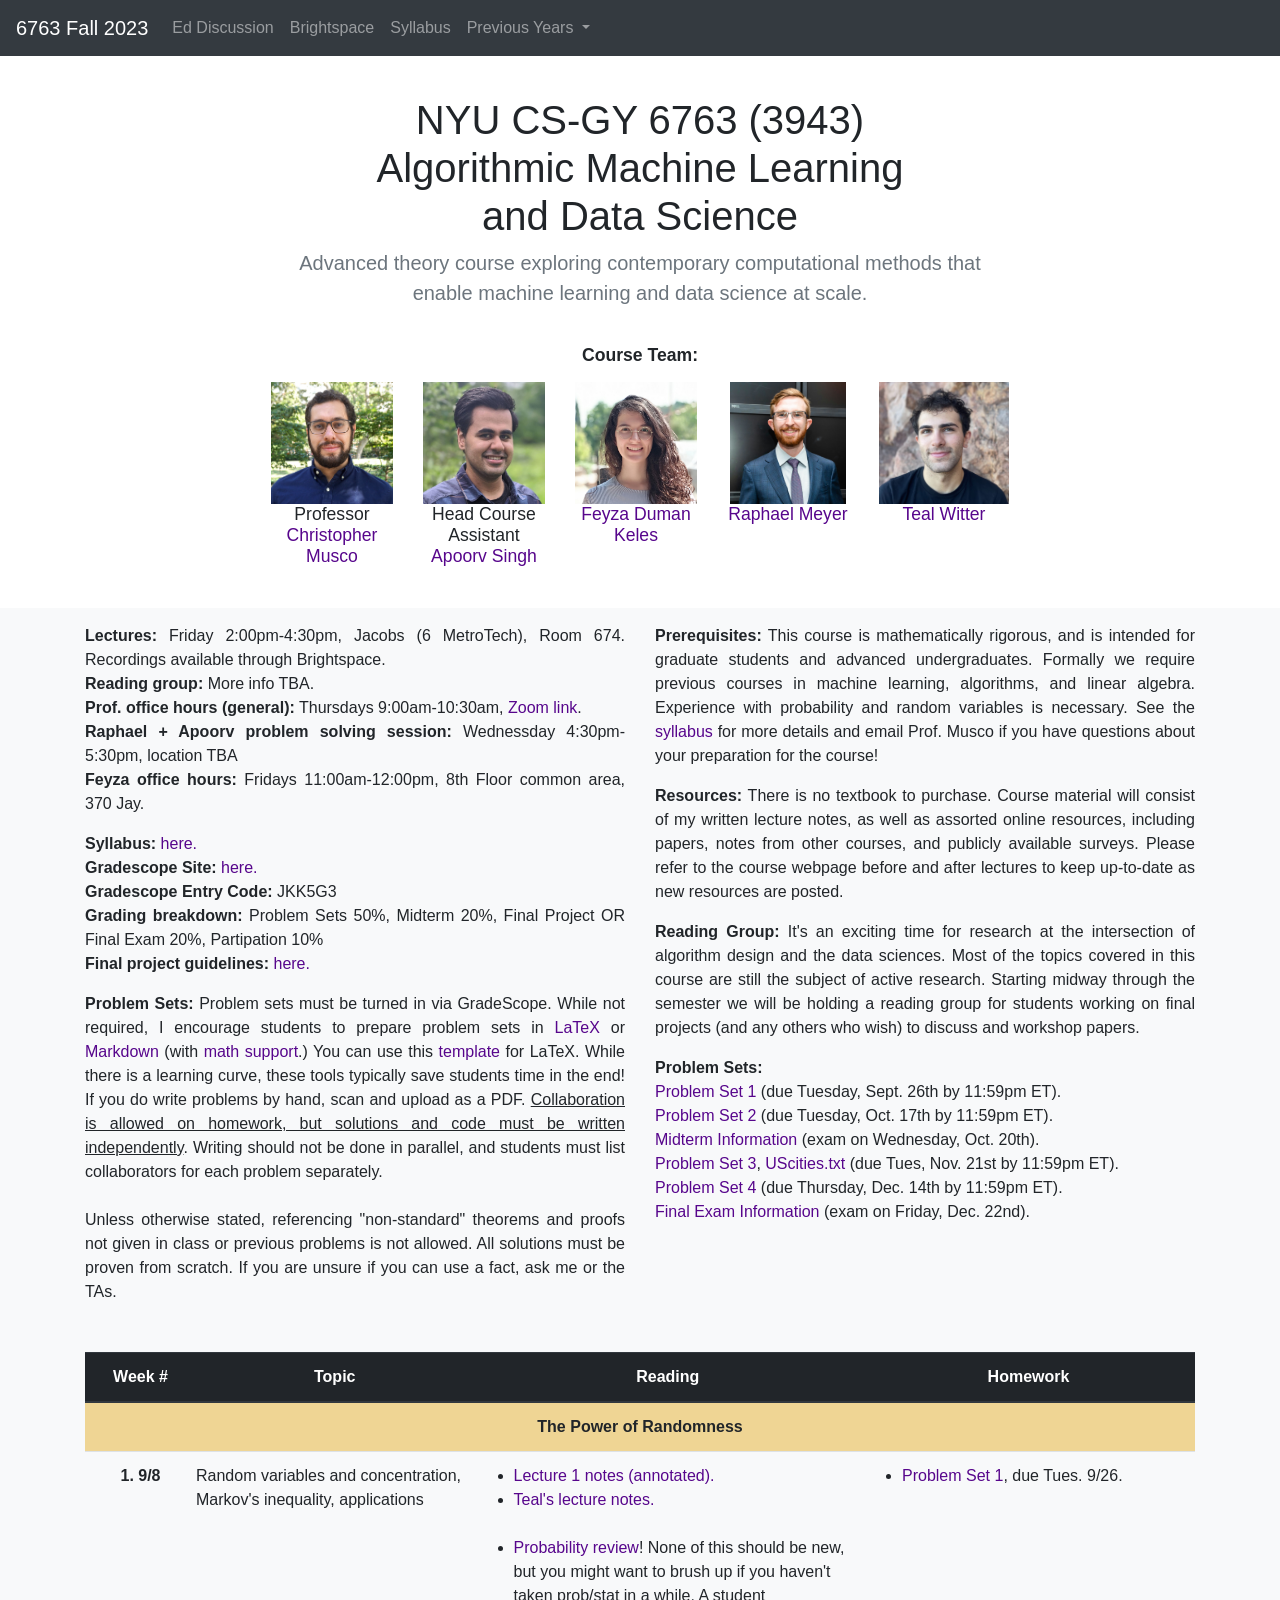
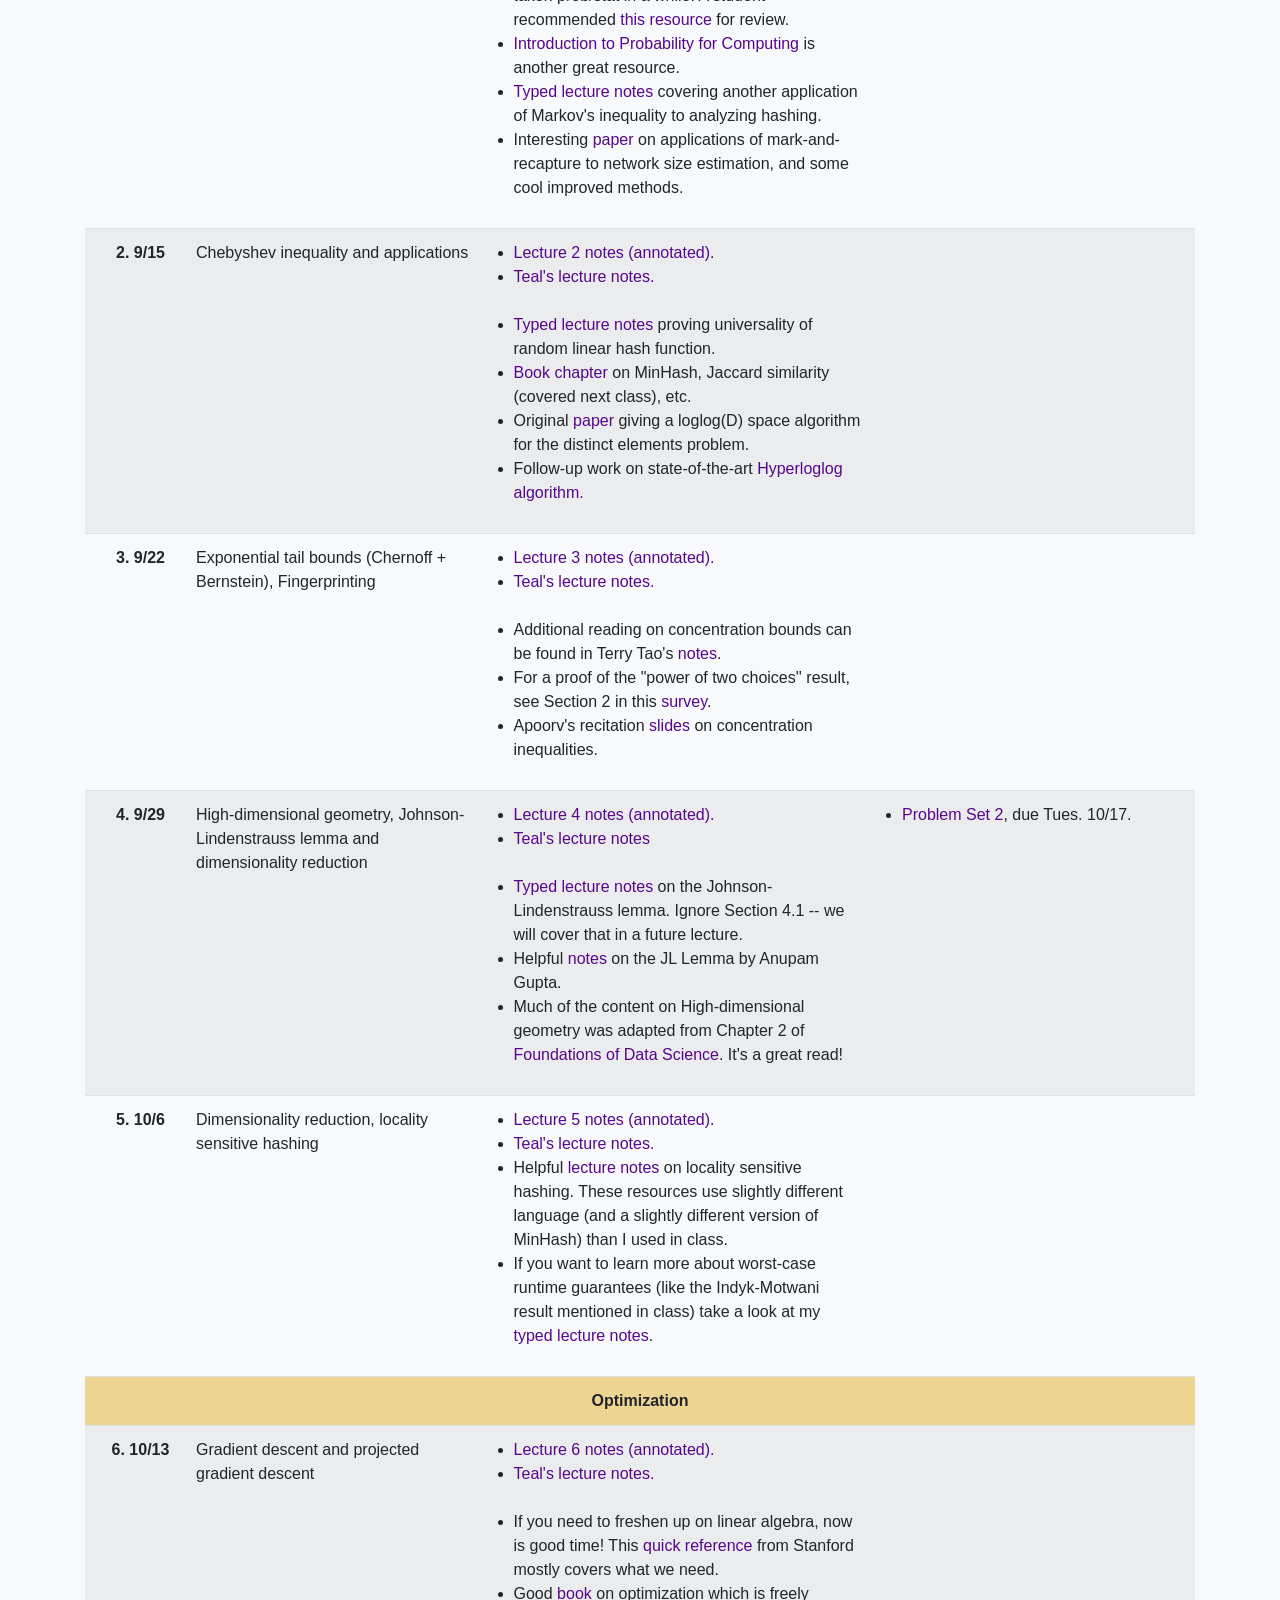
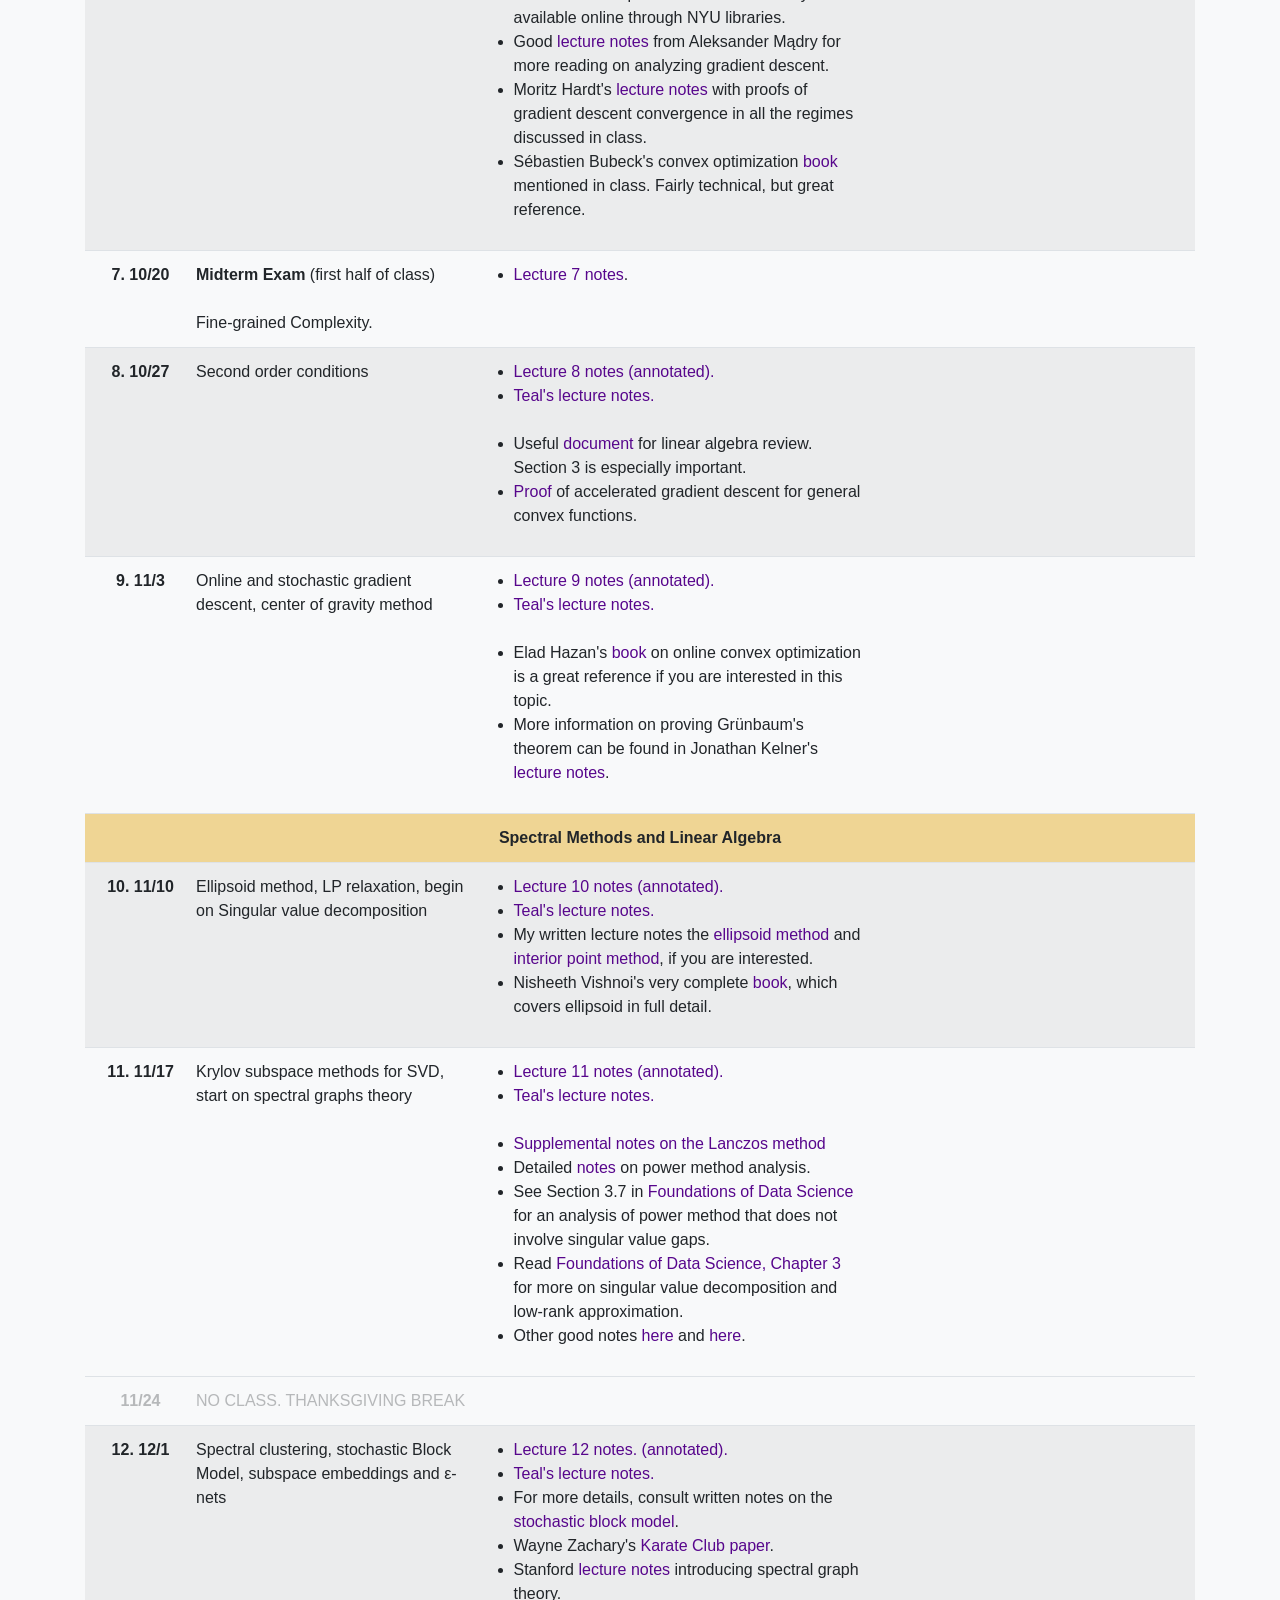
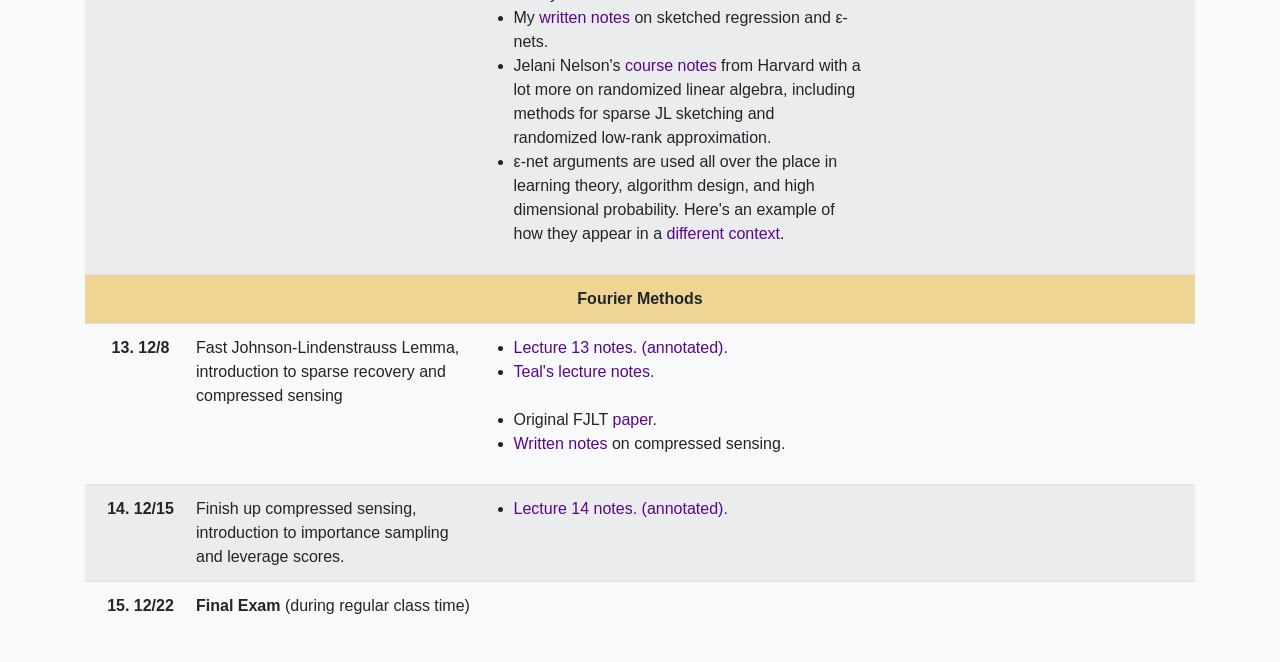
<file: amlds2023/index.html>
<!doctype html>
<html lang="en">

<head>
    <!-- Required meta tags -->
    <meta charset="utf-8">
    <meta name="viewport" content="width=device-width, initial-scale=1, shrink-to-fit=no">

    <!-- Bootstrap CSS -->
    <link rel="stylesheet" href="css/bootstrap.min.css">
    <!-- Custom styles -->
    <link href="style.css" rel="stylesheet">
    <link rel="icon" href="favicon.ico">
    <base target="_blank">

    <title>6763 (3943) Fall 2023</title>
</head>

<body>

    <nav class="navbar navbar-expand-md navbar-dark fixed-top bg-dark">
        <a class="navbar-brand" href="#">6763 Fall 2023</a>
        <button class="navbar-toggler" type="button" data-toggle="collapse" data-target="#navbarsExampleDefault"
            aria-controls="navbarsExampleDefault" aria-expanded="false" aria-label="Toggle navigation">
            <span class="navbar-toggler-icon"></span>
        </button>

        <div class="collapse navbar-collapse" id="navbarsExampleDefault">
            <ul class="navbar-nav mr-auto">
                <li class="nav-item">
                    <a class="nav-link" href="https://edstem.org/us/courses/46926/discussion/">Ed Discussion</a>
                </li>
                <li class="nav-item">
                    <a class="nav-link" href="https://brightspace.nyu.edu/d2l/home/318353">Brightspace</a>
                </li>
                <li class="nav-item">
                    <a class="nav-link" href="syllabus.pdf">Syllabus</a>
                </li>
                <li class="nav-item dropdown">
                    <a class="nav-link dropdown-toggle" id="dropdown01" data-toggle="dropdown" aria-haspopup="true"
                        aria-expanded="false">Previous
                        Years
                    </a>
                    <div class="dropdown-menu" aria-labelledby="dropdown01">
                        <a class="dropdown-item" href="/course_webpages/amlds2022/">2022</a>
                        <a class="dropdown-item" href="/course_webpages/amlds2021/">2021</a>
                        <a class="dropdown-item" href="/course_webpages/amlds2020/">2020</a>
                        <a class="dropdown-item" href="/course_webpages/amlds2019/">2019</a>
                    </div>
                </li>
            </ul>
        </div>
    </nav>
    

    <main role="main">
        <section class="jumbotron text-center">
            <div class="container">
                <h1 class="jumbotron-heading">NYU CS-GY 6763 (3943)<br>Algorithmic Machine Learning <br> and Data Science</h1>

                <p class="lead text-muted">
                    Advanced theory course exploring contemporary computational methods that enable machine learning and data science at scale. 
                </p>

                <h5 class="instructors">
                    <br/>
                    <p><b>Course Team:</b></p>

                    <div class="row">
                        <div class="col-sm">
                            <a href="https://www.chrismusco.com/"><img src="christophermusco.jpg" alt="Christopher Musco" height="122"></a>
                            <div class="role">Professor</div>
                            <a href="mailto:cmusco@nyu.edu">Christopher Musco</a>
                        </div>
                        <div class="col-sm">
                            <a href="https://savs95.github.io/"><img src="apoorv.png" alt="Apoorv Singh" height="122"></a>
                            <div class="role">Head Course Assistant</div>
                            <a href="mailto:apoorv.singh@nyu.edu">Apoorv Singh</a>
                        </div>
                        <div class="col-sm">
                            <a href="https://www.linkedin.com/in/feyza-dkeles/"><img src="feyza.jpg" alt="Feyza Duman Keles"  height="122"></a>
                            <div class="role"></div>
                            <a href="mailto:fd2135@nyu.edu">​​​Feyza Duman Keles</a>
                        </div>
                        <div class="col-sm">
                            <a href="https://ram900.hosting.nyu.edu/"><img src="raphael.jpg" alt="Raphael Meyer" height="122"></a>
                            <div class="role"></div>
                            <a href="mailto:ram900@nyu.edu ">Raphael Meyer</a>
                        </div>
                        <div class="col-sm">
                            <a href="https://www.rtealwitter.com/"><img src="teal.jpeg" alt="Teal Witter"  height="122"></a>
                            <div class="role"></div>
                            <a href="mailto:rtealwitter@nyu.edu">​​Teal Witter</a>
                        </div>
                    </div>
                </h5>
            </div>
        </section>

        <div class="album py-3 bg-light">
            <div class="container">
                <div class="row">
                </div>
                <div class="row">
                    <div class="col-sm">
                        <p class="courseinfo">
                            <b>Lectures:</b> Friday 2:00pm-4:30pm, Jacobs (6 MetroTech), Room 674. Recordings available through Brightspace.<br>

                            <b>Reading group:</b> More info TBA.<br>

                            <b>Prof. office hours (general):</b> Thursdays 9:00am-10:30am, <a href="https://nyu.zoom.us/my/cmusco">Zoom link</a>. <br> 
                            <b>Raphael + Apoorv problem solving session:</b> Wednessday 4:30pm-5:30pm, location TBA<br>     
                            <b>Feyza office hours:</b> Fridays 11:00am-12:00pm, 8th Floor common area, 370 Jay.<br>     
                        </p>
                        <p class="courseinfo">
                            <b>Syllabus:</b> <a href="syllabus.pdf"> here.</a></br>
                            <b>Gradescope Site:</b> <a href="https://www.gradescope.com/courses/611459">here.</a></br>
                            <b>Gradescope Entry Code:</b> JKK5G3 </br>
                            <b>Grading breakdown:</b> Problem Sets 50%, Midterm 20%, Final Project OR Final Exam 20%, Partipation 10%  </br>
                            <b>Final project guidelines:</b> <a href="project_guidelines.pdf"> here.</a>
                        </p>
                            
                        <p class="courseinfo">
                            <b>Problem Sets:</b> Problem sets must be turned in via GradeScope. 
                            
                            While not required, I encourage students to prepare problem sets in <a href="https://astrobites.org/2018/01/20/getting-started-with-latex/">LaTeX</a> or <a href="https://en.wikipedia.org/wiki/Markdown"> Markdown</a> (with <a href="http://support.typora.io/Math/">math support</a>.)
                            You can use this <a href="template.tex">template</a> for LaTeX. While there is a learning curve, these tools typically save students time in the end! If you do write problems by hand, scan and upload as a PDF.
                      
                            <u>Collaboration is allowed on homework, but solutions and code must be written independently</u>. Writing should not be done in parallel, and students must list collaborators for each problem  separately.<br><br>
                            
                            Unless otherwise stated, referencing "non-standard" theorems and proofs not given in class or previous problems is not allowed. All solutions must be proven from scratch. If you are unsure if you can use a fact, ask me or the TAs.
                        </p>
                    </div>
                    <div class="col-sm">
                        <p class="courseinfo">
                            <b>Prerequisites:</b> This course is mathematically rigorous, and is intended for graduate students and advanced undergraduates. Formally we require previous courses in machine learning, algorithms, and linear algebra. Experience with probability and random variables is necessary. See the <a href="syllabus.pdf">syllabus</a> for more details and email Prof. Musco if you have questions about your preparation for the course! 
                        </p>

                        <p class="courseinfo">
                            <b>Resources:</b> There is no textbook to purchase. Course material will consist of my written lecture notes, as well as assorted online resources, including papers, notes from other courses, and publicly available surveys. Please refer to the course webpage before and after lectures to keep up-to-date as new resources are posted.
                        </p>
                        <p class="courseinfo"> 
                            <b>Reading Group:</b> It's an exciting time for research at the intersection of algorithm design and the data sciences. Most of the topics covered in this course are still the subject of active research. 
                            
                            Starting midway through the semester we will be holding a reading group for students working on final projects (and any others who wish) to discuss and workshop papers.
                            <br>

                            <!-- If you will be participating in the reading group, please sign up to be a presenter or discussion leader for at least one week in this <a href="https://docs.google.com/spreadsheets/d/1UOnYEZ5STQD07L3ppPHmMhf4yCu6nM9GBRShUv3QfDw/edit?usp=sharing">spreadsheet</a>, which also contains the schedule. -->
                        </p>
                        
                        <p>
                            
                            <b>Problem Sets:</b><br/> 
                            <a href="homeworks/hw1.pdf">Problem Set 1</a> (due Tuesday, Sept. 26th by 11:59pm ET).<br/>
                            <a href="homeworks/hw2.pdf">Problem Set 2</a> (due Tuesday, Oct. 17th by 11:59pm ET).<br/>
                            <a href="midterm_prep.pdf">Midterm Information</a> (exam on Wednesday, Oct. 20th).<br/>
                            <a href="homeworks/hw3.pdf">Problem Set 3</a>, <a href="homeworks/UScities.txt">UScities.txt</a> (due Tues, Nov. 21st by 11:59pm ET).<br/>
                            <a href="homeworks/hw4.pdf">Problem Set 4</a> (due Thursday, Dec. 14th by 11:59pm ET).<br/>
                            <a href="final_prep.pdf">Final Exam Information</a> (exam on Friday, Dec. 22nd).<br/> 
                        </p>
                       
                    </div>
                </div>
            </div>
        </div>

        <div class="album py-3 bg-light">
            <div class="container">
                <table class="table">
                    <thead class="thead-dark">
                        <tr>
                            <th scope="col">Week #</th>
                            <th scope="col">Topic</th>
                            <th scope="col">Reading</th>
                            <th scope="col">Homework</th>
                        </tr>
                    </thead>
                    <tbody>

                        <tr class="tablesection">
                            <td colspan="4">The Power of Randomness</td>
                        </tr>

                        <tr class="oddrow">
                            <th scope="row">1. 9/8</th>
                            <td>
                                Random variables and concentration, Markov's inequality, applications
                            </td>
                            <td>
                                <ul>
                                    <li>
                                        <a href="lectures/lec1.pdf">Lecture 1 notes</a> 
                                        <a href="lectures/lec1_annotated.pdf">(annotated).</a>
                                    </li>
                                    <li>
                                        <a href="notes/lecture01.html">Teal's lecture notes.</a> 
                                    </li>
                                    <br>

                                    <li>
                                        <a href="http://cs229.stanford.edu/section/cs229-prob.pdf">Probability review</a>! None of this should be new, but you might want to brush up if you haven't taken prob/stat in a while. A student recommended <a href="http://www.probabilitycourse.com/">this resource</a> for review. 
                                    </li>
                                    <li>
                                        <a href="http://www.cs.cmu.edu/~harchol/Probability/book.html">Introduction to Probability for Computing</a> is another great resource.
                                    </li>
                                    <li>
                                        <a href = https://www.cs.princeton.edu/courses/archive/fall18/cos521/Lectures/lec1.pdf>Typed lecture notes</a> covering another application of Markov's inequality to analyzing hashing.
                                    </li>
                                    <li>
                                        Interesting <a href="https://edoliberty.github.io/papers/Estimating_the_size_of_OSN-WWW2011.pdf">paper</a> on applications of mark-and-recapture to network size estimation, and some cool improved methods. 
                                    </li>
                                </ul>
                            </td>
                            <td>
                                <ul>
                                    <li>
                                        <a href="homeworks/hw1.pdf">Problem Set 1</a>, due Tues. 9/26.
                                    </li>
                                </ul>
                            </td>
                        </tr>
                        <tr class="evenrow">
                            <th scope="row">2. 9/15</th>
                            <td>Chebyshev inequality and applications</td>
                            <td>
                                <ul>
                                    <li>
                                        <a href="lectures/lec2.pdf">Lecture 2 notes</a> 
                                        <a href="lectures/lec2_annotated.pdf">(annotated)</a>. 
                                    </li>
                                    <li>
                                        <a href="notes/lecture02.html">Teal's lecture notes.</a> 
                                    </li>
                                    <br>

                                    <li>
                                        <a href = https://www.cs.princeton.edu/courses/archive/fall18/cos521/Lectures/lec1.pdf>Typed lecture notes</a> proving universality of random linear hash function.
                                    </li>
                                    <li>
                                        <a href="http://infolab.stanford.edu/~ullman/mmds/ch3.pdf">Book chapter</a> on MinHash, Jaccard similarity (covered next class), etc.
                                    </li>
                                    <li>
                                        Original <a href="resources/FlajoletDurand.pdf">paper</a> giving a loglog(D) space algorithm for the distinct elements problem. 
                                    </li>
                                    <li>
                                        Follow-up work on state-of-the-art <a href="resources/hyperloglog.pdf">Hyperloglog algorithm.</a> 
                                    </li>
                                    <!-- <li>
                                        Cool <a href="https://www.vldb.org/pvldb/vol11/p1674-rong.pdf">paper</a> on an application of MinHash to detecting seismic events.
                                    </li> -->
                                </ul>
                            </td>
                            <td>
                            </td>
                        </tr>
                        <tr class="oddrow">
                            <th scope="row">3. 9/22</th>
                            <td>
                                Exponential tail bounds (Chernoff + Bernstein), Fingerprinting
                            </td>
                            <td>     
                                <ul>
                                    <li>
                                        <a href="lectures/lec3.pdf">Lecture 3 notes</a> 
                                        <a href="lectures/lec3_annotated.pdf">(annotated).</a>
                                    </li>
                                    <li>
                                        <a href="notes/lecture03.html">Teal's lecture notes.</a> 
                                    </li>
                                    <br>
                                    <li>
                                        Additional reading on concentration bounds can be found in Terry Tao's <a href="https://terrytao.wordpress.com/2010/01/03/254a-notes-1-concentration-of-measure/">notes</a>.
                                    </li>
                                    <li>
                                        For a proof of the "power of two choices'' result, see Section 2 in this <a href="http://www.eecs.harvard.edu/~michaelm/postscripts/handbook2001.pdf">survey</a>.
                                    </li>
                                    <li>
                                        Apoorv's recitation <a href="recitation/recitation1_apoorv.pdf">slides</a>  on concentration inequalities.
                                    </li>
                                    <!-- <li>
                                        Good overview of similarity estimation and locality sensitive hashing in Chapter 3 <a href="http://www.mmds.org/">here</a>. 
                                    </li> -->
                                </ul>                           
                            </td>
                            <td>
                            </td>
                        </tr>
                        <tr class="evenrow">
                            <th scope="row">4. 9/29</th>
                            <td>
                                High-dimensional geometry, Johnson-Lindenstrauss lemma and dimensionality reduction
                            </td>
                            <td>
                                <ul>
                                    <li>
                                        <a href="lectures/lec4.pdf">Lecture 4 notes</a> 
                                        <a href="lectures/lec4_annotated.pdf">(annotated).</a>
                                    </li>
                                    <li>
                                        <a href="notes/lecture04.html">Teal's lecture notes </a> 
                                    </li>

                                    <br>
                                    <li><a href = https://www.cs.princeton.edu/courses/archive/fall18/cos521/Lectures/lec10.pdf>Typed lecture notes</a> on the Johnson-Lindenstrauss lemma. Ignore Section 4.1 -- we will cover that in a future lecture. 
                                    </li>
                                    <li>Helpful <a href="https://www.cs.cmu.edu/~avrim/Randalgs11/lectures/lect0314.pdf">notes</a> on the JL Lemma by Anupam Gupta.</li>
                                    <li>Much of the content on High-dimensional geometry was adapted from Chapter 2 of  <a href="https://www.cs.cornell.edu/jeh/book.pdf">Foundations of Data Science</a>. It's a great read!</li>

                                </ul>
                            </td>
                            <td>
                                <ul>
                                    <li>
                                        <a href="homeworks/hw2.pdf">Problem Set 2</a>, due Tues. 10/17.
                                    </li>
                                </ul>
                            </td>
                        </tr>

                        <tr class="oddrow">
                            <th scope="row">5. 10/6</th>
                            <td>
                                Dimensionality reduction, locality sensitive hashing
                            </td>
                            <td>
                                <ul>
                                    <li>
                                        <a href="lectures/lec5.pdf">Lecture 5 notes</a> 
                                        <a href="lectures/lec5_annotated.pdf">(annotated).</a>
                                    </li>
                                    <li>
                                        <a href="notes/lecture05.html">Teal's lecture notes.</a> 
                                    </li>
                                    <li>
                                        Helpful <a href="http://web.stanford.edu/class/cs246/slides/03-lsh.pdf">lecture notes</a> on locality sensitive hashing. These resources use slightly different language (and a slightly different version of MinHash) than I used in class.
                                    </li>
                                    <li>
                                        If you want to learn more about worst-case runtime guarantees (like the Indyk-Motwani result mentioned in class) take a look at my <a href="https://www.cs.princeton.edu/courses/archive/fall18/cos521/Lectures/lec12.pdf">typed lecture notes</a>.
                                    </li>
                                </ul>
                            </td>
                            <td>
                            </td>
                        </tr>

                        <tr class="tablesection">
                            <td colspan="4">Optimization</td>
                        </tr>

                        <tr class="evenrow">
                            <th scope="row">6. 10/13</th>
                            <td>
                                Gradient descent and projected gradient descent 
                            </td>
                            <td>
                                <ul>
                                    <li>
                                        <a href="lectures/lec6.pdf">Lecture 6 notes</a> 
                                        <a href="lectures/lec6_annotated.pdf">(annotated).<a>
                                    </li>
                                    <li>
                                        <a href="notes/lecture06.html">Teal's lecture notes.</a>
                                    </li>
                                    <br>
                                    <li>
                                        If you need  to freshen up on linear algebra, now is good time! This <a href="http://web.stanford.edu/class/cs246/handouts/CS246_LinAlg_review.pdf">quick reference</a> from Stanford mostly covers what we need.
                                    </li>
                                    <li>
                                        Good <a href="https://link.springer.com/book/10.1007/978-0-387-40065-5">book</a> on optimization which is freely available online through NYU libraries.
                                    </li>
                                    <li>
                                        Good <a href="https://people.csail.mit.edu/madry/6S978/">lecture notes</a> from Aleksander Mądry for more reading on analyzing gradient descent.
                                    </li>  
                                    <li>
                                        Moritz Hardt's <a href="https://ee227c.github.io/notes/ee227c-notes.pdf">lecture notes</a> with proofs of gradient descent convergence in all the regimes discussed in class.
                                    </li>
                                    <li>
                                        Sébastien Bubeck's convex optimization <a href="https://arxiv.org/pdf/1405.4980.pdf">book</a> mentioned in class. Fairly technical, but great reference. 
                                    </li> 
                                </ul>
                            </td>
                            <td>
                                <ul>
                                </ul>
                            </td>    
                        </tr>

                        <tr class="oddrow">
                            <th scope="row">7. 10/20</th>
                            <td> 
                                <b>Midterm Exam</b> (first half of class)
                                <br>
                                <br>
                                
                                Fine-grained Complexity.
                            </td>
                            <td>
                                <ul>
                                    <li>
                                        <a href="lectures/amlds2023_fine_grained_complexity.pdf">Lecture 7 notes</a>.
                                    </li>
                                </ul>
                            </td>
                            <td>
                            </td>
                        </tr>

                        <tr class="evenrow">
                            <th scope="row">8. 10/27</th>
                            <td>
                                Second order conditions
                            </td>
                            <td>
                                <ul>
                                    <li>
                                        <a href="lectures/lec8.pdf">Lecture 8 notes</a> 
                                        <a href="lectures/lec8_annotated.pdf">(annotated).</a>
                                    </li>
                                    <li>
                                        <a href="notes/lecture08.html">Teal's lecture notes.</a> 
                                    </li>
                                    <br>
                                    <li>
                                        Useful <a href="http://cs229.stanford.edu/section/cs229-linalg.pdf">document</a> for linear algebra review. Section 3 is especially important.
                                    </li>
                                    <li>
                                        <a href=" https://blogs.princeton.edu/imabandit/2014/03/06/nesterovs-accelerated-gradient-descent-for-smooth-and-strongly-convex-optimization/">Proof</a> of accelerated gradient descent for general convex functions.
                                    </li>
                                </ul>
                            </td>
                            <td>
                            </td>
                        </tr>

                        <tr class="oddrow">
                            <th scope="row">9. 11/3</th>
                            <td>
                                Online and stochastic gradient descent, center of gravity method
                            </td>
                            <td>
                                <ul>
                                    <li>
                                        <a href="lectures/lec9.pdf">Lecture 9 notes</a> 
                                        <a href="lectures/lec9_annotated.pdf">(annotated).</a>
                                    </li>
                                    <li>
                                        <a href="notes/lecture09.html">Teal's lecture notes.</a> 
                                    </li>
                                    <br>
                                    <li>
                                        Elad Hazan's <a href="https://arxiv.org/pdf/1909.05207.pdf">book</a> on online convex optimization is a great reference if you are interested in this topic.
                                    </li>
                                    <li>
                                        More information on proving Gr&uuml;nbaum's theorem can be found in Jonathan Kelner's <a href="https://ocw.mit.edu/courses/mathematics/18-409-topics-in-theoretical-computer-science-an-algorithmists-toolkit-fall-2009/lecture-notes/MIT18_409F09_scribe13.pdf">lecture notes</a>.
                                    </li>
                                </ul>
                            </td>
                            <td>
                                <ul>
                                    <!-- <li>
                                        Project proposal due Wednesday, 11/9. See <a href="project_guidelines.pdf">final project guidelines</a> for more information.
                                    </li>
                                    <li>
                                        <a href="homeworks/hw3.pdf">Problem Set 3</a>, due Tuesday 11/22
                                    </li> -->
                                </ul>
                            </td>
                        </tr>

                        <tr class="tablesection">
                                <td colspan="4">Spectral Methods and Linear Algebra</td>
                        </tr>
                        <tr class="evenrow">
                                <th scope="row">10. 11/10</th>
                                <td> 
                                    Ellipsoid method, LP relaxation, begin on Singular value decomposition
                                </td>
                                <td>
                                    <ul>
                                        <li>
                                            <a href="lectures/lec10.pdf">Lecture 10 notes</a>
                                            <a href="lectures/lec10_annotated.pdf">(annotated).</a> 
                                        </li>
                                        <li>
                                            <a href="notes/lecture10.html">Teal's lecture notes.</a> 
                                        </li>
                                        <li>
                                            My written lecture notes the <a href="https://www.cs.princeton.edu/courses/archive/fall18/cos521/Lectures/lec16.pdf">ellipsoid method </a> and <a href="https://www.cs.princeton.edu/courses/archive/fall18/cos521/Lectures/lec17.pdf">interior point method</a>, if you are interested.
                                        </li>
                                        <li>
                                            Nisheeth Vishnoi's very complete <a href="https://convex-optimization.github.io/ACO-v1.pdf">book</a>, which covers ellipsoid in full detail.
                                        </li>
  
                                    </ul>
                                </td>
                                <td></td>
                        </tr>

                        <tr class="oddrow">
                            <th scope="row">11. 11/17</th>
                            <td> 
                                Krylov subspace methods for SVD, start on spectral graphs theory
                            </td>
                            <td>
                                <ul>      
                                    <li>
                                        <a href="lectures/lec11.pdf">Lecture 11 notes</a> 
                                        <a href="lectures/lec11_annotated.pdf">(annotated).</a>
                                    </li>
                                    <li>
                                        <a href="notes/lecture11.html">Teal's lecture notes.</a> 
                                    </li>
                                    <br>

                                    <li>
                                        <a href="lectures/lanczos_method.html">Supplemental notes on the Lanczos method</a>
                                    </li>
                                    <li>
                                        Detailed <a href="https://www.cs.princeton.edu/courses/archive/fall18/cos521/Lectures/lec14.pdf">notes</a> on power method analysis.
                                    </li>
                                    <li>
                                        See Section 3.7 in <a href="https://www.cs.cornell.edu/jeh/book.pdf}">Foundations of Data Science</a> for an analysis of power method that does not involve singular value gaps.
                                    </li>
                                    <li>Read <a href="https://www.cs.cornell.edu/jeh/book.pdf}">Foundations of Data Science, Chapter 3</a> for more on singular value decomposition and low-rank approximation.
                                    </li>
                                    <li>Other good notes <a href="http://infolab.stanford.edu/~ullman/mmds/ch11.pdf">here</a> and <a href="http://web.stanford.edu/class/cs168/l/l9.pdf">here</a>.
                                    </li>
                                    <!-- <li>
                                        <a href="lectures/lec11.pdf">Lecture 11 notes.</a> 
                                        <a href="lectures/lec11_annotated.pdf">(annotated).</a>
                                    </li><br>
                                    <li>
                                        For more details, consult written notes on the <a href="https://www.cs.princeton.edu/courses/archive/fall18/cos521/Lectures/lec14.pdf">stochastic block model</a>.
                                    </li>
                                    <li>
                                        Wayne Zachary's <a href="http://www1.ind.ku.dk/complexLearning/zachary1977.pdf">Karate Club paper</a>.
                                    </li>
                                    <li>
                                        Stanford <a href="http://web.stanford.edu/class/cs168/l/l11.pdf">lecture notes</a> introducing spectral graph theory.
                                    </li> -->
                                </ul>
                            </td>
                            <td></td>
                            <td></td>
                        </tr>

                        <tr class="offday oddrow">
                            <th scope="row">11/24</th>
                            <td>NO CLASS. THANKSGIVING BREAK</td>
                            <td></td>
                            <td></td>
                        </tr>

                        <tr class="evenrow">
                            <th scope="row">12. 12/1</th>
                            <td>
                                Spectral clustering, stochastic Block Model, subspace embeddings and &epsilon;-nets
                                <!-- Randomized numerical linear algebra, sketching for linear regression, &epsilon;-nets -->
                            </td>
                            <td>
                                <ul>
                                    <li>
                                        <a href="lectures/lec12.pdf">Lecture 12 notes.</a> 
                                        <a href="lectures/lec12_annotated.pdf">(annotated).</a>
                                    </li>
                                    <li>
                                        <a href="notes/lecture12.html">Teal's lecture notes.</a> 
                                    </li>
                               
                                    <li>
                                        For more details, consult written notes on the <a href="https://www.cs.princeton.edu/courses/archive/fall18/cos521/Lectures/lec14.pdf">stochastic block model</a>.
                                    </li>
                                    <li>
                                        Wayne Zachary's <a href="http://www1.ind.ku.dk/complexLearning/zachary1977.pdf">Karate Club paper</a>.
                                    </li>
                                    <li>
                                        Stanford <a href="http://web.stanford.edu/class/cs168/l/l11.pdf">lecture notes</a> introducing spectral graph theory.
                                    </li> 
                                    <li>
                                        My <a href="https://www.cs.princeton.edu/courses/archive/fall18/cos521/Lectures/lec11.pdf">written notes</a> on sketched regression and &epsilon;-nets.
                                    </li>
                                    <li>
                                        Jelani Nelson's <a href="http://people.seas.harvard.edu/~minilek/cs229r/fall15/lec.html">course notes</a> from Harvard with a lot more on randomized linear algebra, including methods for sparse JL sketching and randomized low-rank approximation. 
                                    </li>
                                    <li>
                                        &epsilon;-net arguments are used all over the place in learning theory, algorithm design, and high dimensional probability. Here's an example of how they appear in a
                                        <a href="https://www2.cs.duke.edu/courses/spring07/cps296.2/scribe_notes/lecture09.pdf">different context</a>.
                                    </li>
                                </ul>
                            </td>
                            <td>
                            </td>
                        </tr>

                        <tr class="tablesection">
                                <td colspan="4">Fourier Methods</td>
                        </tr>
                        <tr class="oddrow">
                            <th scope="row">13.  12/8</th>
                            <td>
                                Fast Johnson-Lindenstrauss Lemma, introduction to sparse recovery and compressed sensing
                            </td>
                            <td>
                                <ul>
                                    <li>
                                        <a href="lectures/lec13.pdf">Lecture 13 notes.</a>
                                        <a href="lectures/lec13_annotated.pdf">(annotated).</a></li>
                                    </li>
                                    <li>
                                        <a href="notes/lecture13.html">Teal's lecture notes.</a> 
                                    </li>
                                    <br>
                                    
                                    <li>
                                        Original FJLT
                                        <a href="https://www.cs.princeton.edu/~chazelle/pubs/FJLT-sicomp09.pdf">paper</a>.
                                    </li>
                                    <li>
                                        <a href="https://www.cs.princeton.edu/courses/archive/fall18/cos521/Lectures/lec21.pdf">Written notes</a> on compressed sensing.
                                    </li>
                                    <!-- <li>
                                        Lots of great resources under weeks 8 and 9 of Stanford's <a href="https://web.stanford.edu/class/cs168/">Algorithmic Toolbox</a> course.
                                    </li> -->
                                </ul>
                            </td>
                            <td></td>
                        </tr>

                        <tr class="evenrow">
                            <th scope="row">14. 12/15</th>
                            <td>
                                Finish up compressed sensing, introduction to importance sampling and leverage scores.
                            </td>
                            <td>
                                <ul>
                                    <li>
                                        <a href="lectures/lec14.pdf">Lecture 14 notes.</a> 
                                        <a href="lectures/lec14_annotated.pdf">(annotated).</a>
                                    </li>
                                </ul>
                            </td>
                            <td></td>
                        </tr>


                        <tr class="oddrow">
                            <th scope="row">15. 12/22</th>
                            <td>
                                <b>Final Exam</b> (during regular class time)
                            </td>
                            <td></td>
                            <td></td>
                            <td></td>
                        </tr>
                    </tbody>
                </table>

            </div>
        </div>

    </main>

    <!-- Optional JavaScript -->
    <!-- jQuery first, then Popper.js, then Bootstrap JS -->
    <script src="js/jquery-3.3.1.min.js"></script>
    <script src="js/bootstrap.min.js"></script>
</body>

</html>
</file>
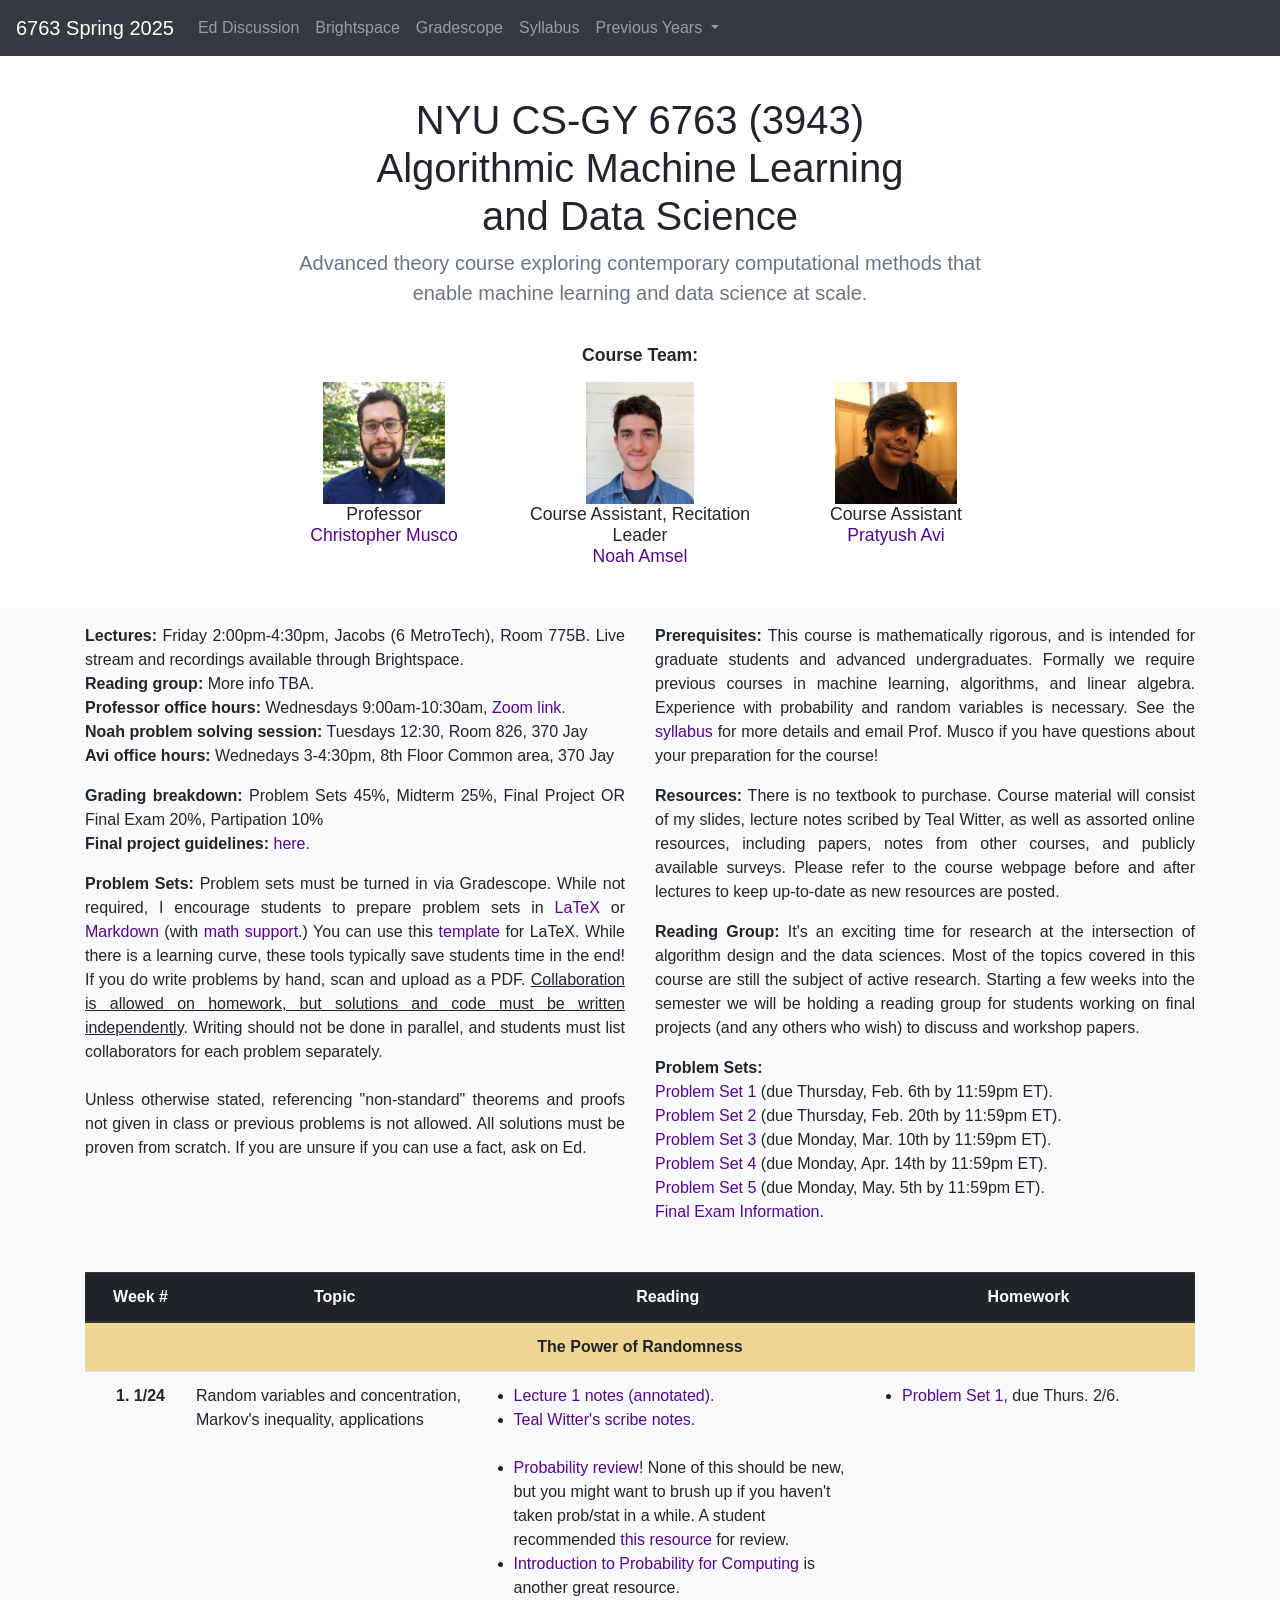
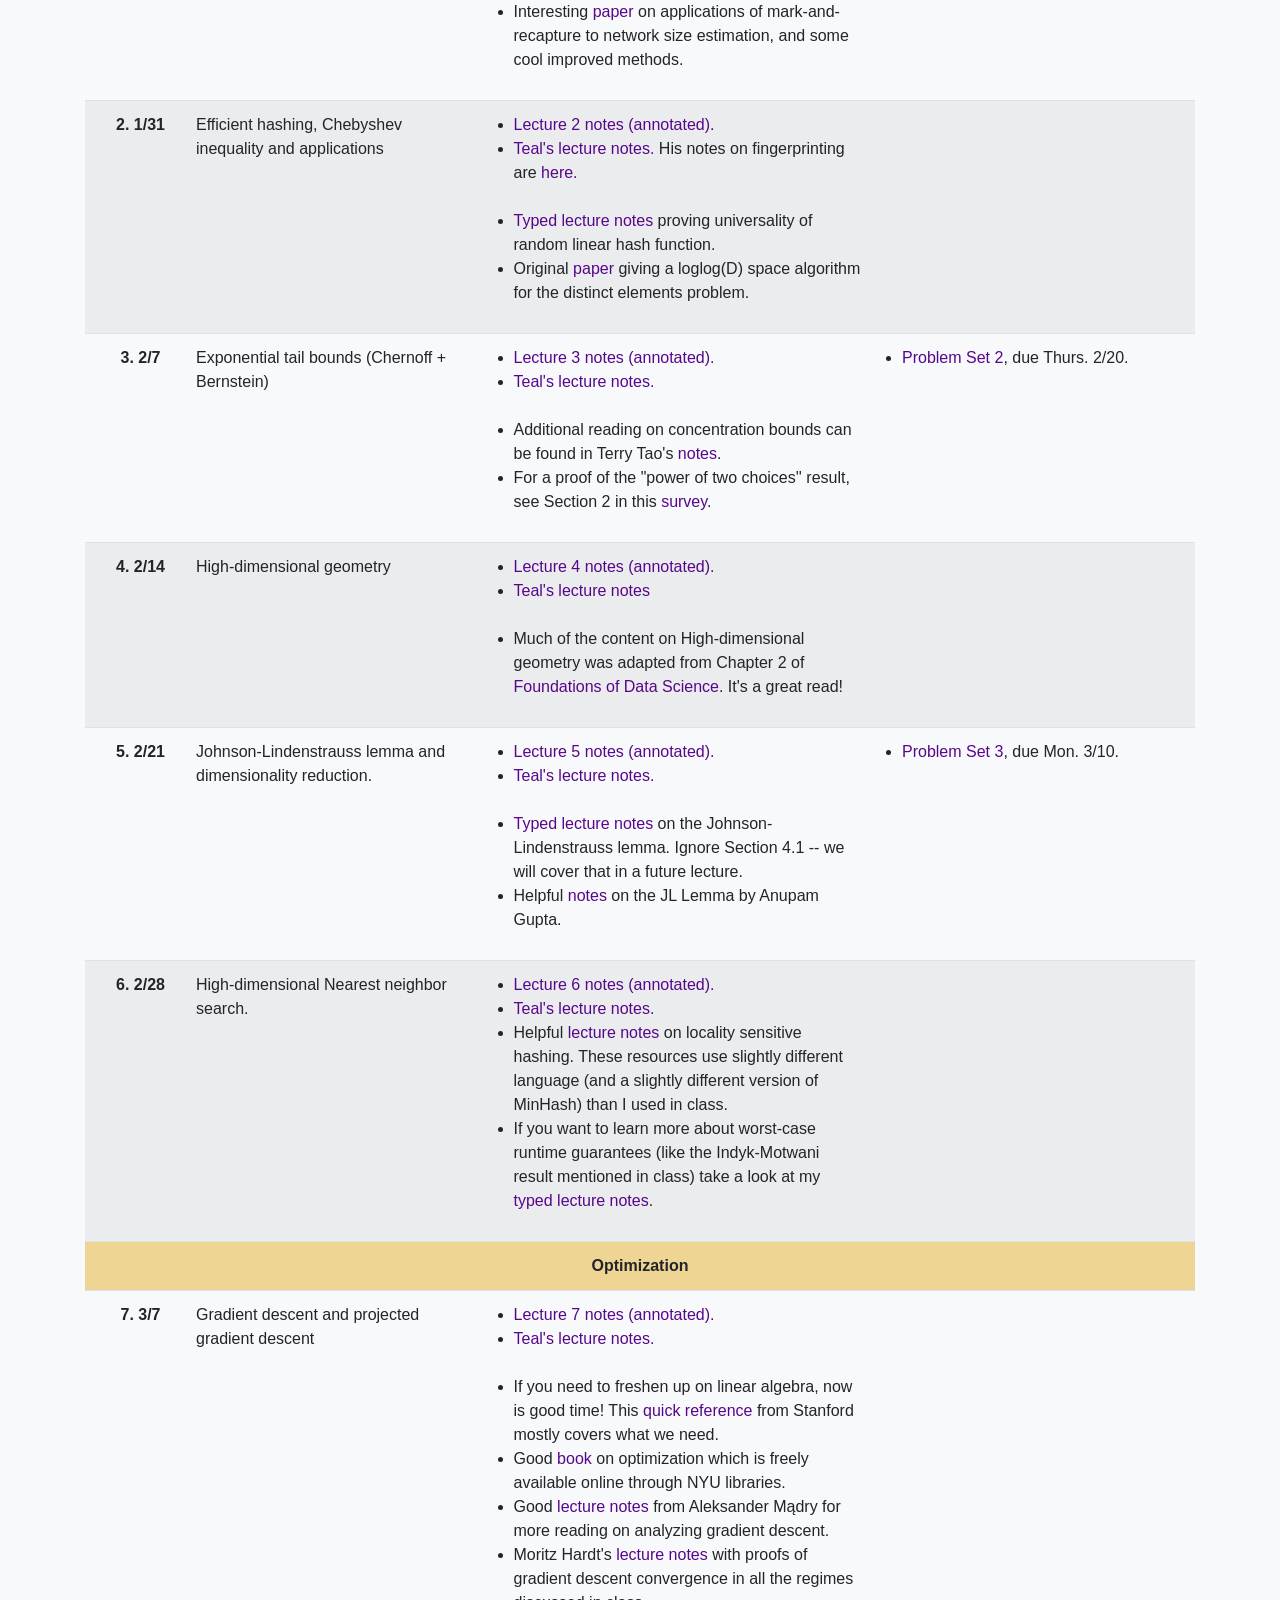
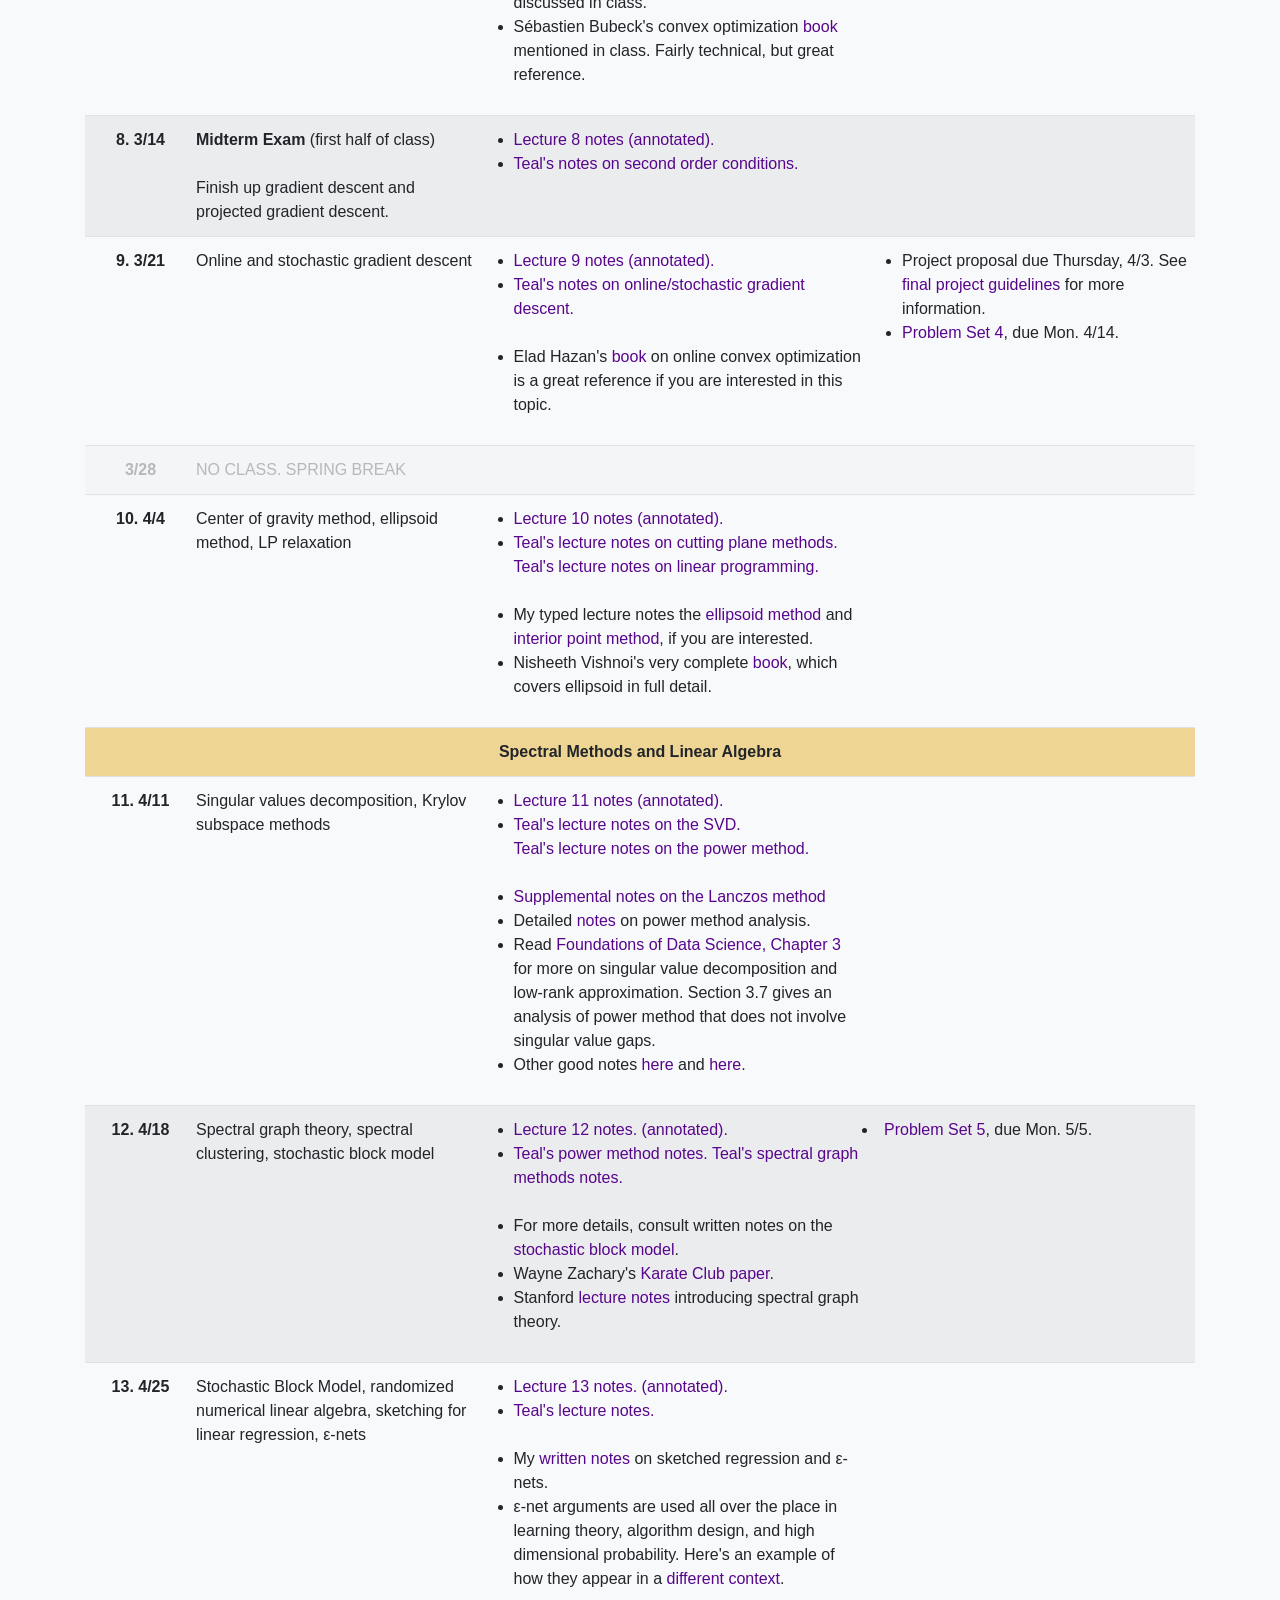
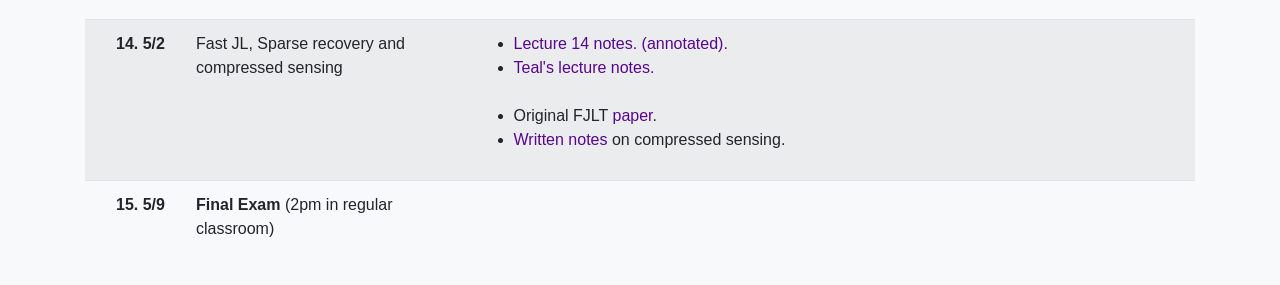
<file: amlds2025/index.html>
<!doctype html>
<html lang="en">

<head>
    <!-- Required meta tags -->
    <meta charset="utf-8">
    <meta name="viewport" content="width=device-width, initial-scale=1, shrink-to-fit=no">

    <!-- Bootstrap CSS -->
    <link rel="stylesheet" href="css/bootstrap.min.css">
    <!-- Custom styles -->
    <link href="style.css" rel="stylesheet">
    <link rel="icon" href="favicon.ico">
    <base target="_blank">

    <title>6763 (3943) Spring 2025</title>
</head>

<body>

    <nav class="navbar navbar-expand-md navbar-dark fixed-top bg-dark">
        <a class="navbar-brand" href="#">6763 Spring 2025</a>
        <button class="navbar-toggler" type="button" data-toggle="collapse" data-target="#navbarsExampleDefault"
            aria-controls="navbarsExampleDefault" aria-expanded="false" aria-label="Toggle navigation">
            <span class="navbar-toggler-icon"></span>
        </button>

        <div class="collapse navbar-collapse" id="navbarsExampleDefault">
            <ul class="navbar-nav mr-auto">
                <li class="nav-item">
                    <a class="nav-link" href="https://edstem.org/us/courses/74825/discussion">Ed Discussion</a>
                </li>
                <li class="nav-item">
                    <a class="nav-link" href="https://brightspace.nyu.edu/d2l/home/447736">Brightspace</a>
                </li>
                <li class="nav-item">
                    <a class="nav-link" href="https://www.gradescope.com/courses/961189">Gradescope</a>
                </li>
                <li class="nav-item">
                    <a class="nav-link" href="syllabus.pdf">Syllabus</a>
                </li>
                <li class="nav-item dropdown">
                    <a class="nav-link dropdown-toggle" id="dropdown01" data-toggle="dropdown" aria-haspopup="true"
                        aria-expanded="false">Previous
                        Years
                    </a>
                    <div class="dropdown-menu" aria-labelledby="dropdown01">
                        <a class="dropdown-item" href="/course_webpages2/amlds2023/">2023</a>
                        <a class="dropdown-item" href="/course_webpages/amlds2022/">2022</a>
                        <a class="dropdown-item" href="/course_webpages/amlds2021/">2021</a>
                        <a class="dropdown-item" href="/course_webpages/amlds2020/">2020</a>
                        <a class="dropdown-item" href="/course_webpages/amlds2019/">2019</a>
                    </div>
                </li>
            </ul>
        </div>
    </nav>
    

    <main role="main">
        <section class="jumbotron text-center">
            <div class="container">
                <h1 class="jumbotron-heading">NYU CS-GY 6763 (3943)<br>Algorithmic Machine Learning <br> and Data Science</h1>

                <p class="lead text-muted">
                    Advanced theory course exploring contemporary computational methods that enable machine learning and data science at scale. 
                </p>

                <h5 class="instructors">
                    <br/>
                    <p><b>Course Team:</b></p>

                    <div class="row">
                        <div class="col-sm">
                            <a href="https://www.chrismusco.com/"><img src="christophermusco.jpg" alt="Christopher Musco" height="122"></a>
                            <div class="role">Professor</div>
                            <a href="mailto:cmusco@nyu.edu">Christopher Musco</a>
                        </div>
                        <div class="col-sm">
                            <a href="https://noahamsel.github.io/"><img src="noah.jpg" alt="Noah Amsel" height="122"></a>
                            <div class="role">Course Assistant, Recitation Leader</div>
                            <a href="mailto:noah.amsel@nyu.edu ">Noah Amsel</a>
                        </div>
                        <div class="col-sm">
                            <a href="https://www.linkedin.com/in/pratyushavi/"><img src="avi.jpg" alt="Pratyush Avi"  height="122"></a>
                            <div class="role">Course Assistant</div>
                            <a href="mailto:pratyushavi@nyu.edu">​​Pratyush Avi</a>
                        </div>
                    </div>
                </h5>
            </div>
        </section>

        <div class="album py-3 bg-light">
            <div class="container">
                <div class="row">
                </div>
                <div class="row">
                    <div class="col-sm">
                        <p class="courseinfo">
                            <b>Lectures:</b> Friday 2:00pm-4:30pm, Jacobs (6 MetroTech), Room 775B. Live stream and recordings available through Brightspace.<br>

                            <b>Reading group:</b> More info TBA.<br>

                            <b>Professor office hours:</b> Wednesdays 9:00am-10:30am, <a href="https://nyu.zoom.us/my/cmusco">Zoom link</a>. <br> 
                            <b>Noah problem solving session:</b> Tuesdays 12:30, Room 826, 370 Jay<br>     
                            <b>Avi office hours:</b> Wednedays 3-4:30pm, 8th Floor Common area, 370 Jay<br>     
                        </p>
                        <p class="courseinfo">
                            <b>Grading breakdown:</b> Problem Sets 45%, Midterm 25%, Final Project OR Final Exam 20%, Partipation 10%  </br>
                            <b>Final project guidelines:</b> <a href="project_guidelines.pdf"> here.</a>
                        </p>
                            
                        <p class="courseinfo">
                            <b>Problem Sets:</b> Problem sets must be turned in via Gradescope. 
                            
                            While not required, I encourage students to prepare problem sets in <a href="https://astrobites.org/2018/01/20/getting-started-with-latex/">LaTeX</a> or <a href="https://en.wikipedia.org/wiki/Markdown"> Markdown</a> (with <a href="http://support.typora.io/Math/">math support</a>.)
                            You can use this <a href="template.tex">template</a> for LaTeX. While there is a learning curve, these tools typically save students time in the end! If you do write problems by hand, scan and upload as a PDF.
                      
                            <u>Collaboration is allowed on homework, but solutions and code must be written independently</u>. Writing should not be done in parallel, and students must list collaborators for each problem  separately.<br><br>
                            
                            Unless otherwise stated, referencing "non-standard" theorems and proofs not given in class or previous problems is not allowed. All solutions must be proven from scratch. If you are unsure if you can use a fact, ask on Ed.
                        </p>
                    </div>
                    <div class="col-sm">
                        <p class="courseinfo">
                            <b>Prerequisites:</b> This course is mathematically rigorous, and is intended for graduate students and advanced undergraduates. Formally we require previous courses in machine learning, algorithms, and linear algebra. Experience with probability and random variables is necessary. See the <a href="syllabus.pdf">syllabus</a> for more details and email Prof. Musco if you have questions about your preparation for the course! 
                        </p>

                        <p class="courseinfo">
                            <b>Resources:</b> There is no textbook to purchase. Course material will consist of my slides, lecture notes scribed by Teal Witter, as well as assorted online resources, including papers, notes from other courses, and publicly available surveys. Please refer to the course webpage before and after lectures to keep up-to-date as new resources are posted.
                        </p>
                        <p class="courseinfo"> 
                            <b>Reading Group:</b> It's an exciting time for research at the intersection of algorithm design and the data sciences. Most of the topics covered in this course are still the subject of active research. 
                            
                            Starting a few weeks into the semester we will be holding a reading group for students working on final projects (and any others who wish) to discuss and workshop papers.
                            <br>

                            <!-- If you will be participating in the reading group, please sign up to be a presenter or discussion leader for at least one week in this <a href="https://docs.google.com/spreadsheets/d/1UOnYEZ5STQD07L3ppPHmMhf4yCu6nM9GBRShUv3QfDw/edit?usp=sharing">spreadsheet</a>, which also contains the schedule. -->
                        </p>
                        
                        <p>
                            
                            <b>Problem Sets:</b><br/> 
                            <a href="https://www.chrismusco.com/course_webpages2/amlds2025/homeworks/hw1.pdf">Problem Set 1</a> (due Thursday, Feb. 6th by 11:59pm ET).<br/>
                            <a href="homeworks/hw2.pdf">Problem Set 2</a> (due Thursday, Feb. 20th by 11:59pm ET).<br/>
                            <a href="homeworks/hw3.pdf">Problem Set 3</a> (due Monday, Mar. 10th by 11:59pm ET).<br/>
                            <a href="homeworks/hw4.pdf">Problem Set 4</a> (due Monday, Apr. 14th by 11:59pm ET).<br/>
                            <a href="homeworks/hw5.pdf">Problem Set 5</a> (due Monday, May. 5th by 11:59pm ET).<br/>
                            <a href="final_prep.pdf">Final Exam Information</a>.<br/>
                        </p>
                       
                    </div>
                </div>
            </div>
        </div>

        <div class="album py-3 bg-light">
            <div class="container">
                <table class="table">
                    <thead class="thead-dark">
                        <tr>
                            <th scope="col">Week #</th>
                            <th scope="col">Topic</th>
                            <th scope="col">Reading</th>
                            <th scope="col">Homework</th>
                        </tr>
                    </thead>
                    <tbody>

                        <tr class="tablesection">
                            <td colspan="4">The Power of Randomness</td>
                        </tr>

                        <tr class="oddrow">
                            <th scope="row">1. 1/24</th>
                            <td>
                                Random variables and concentration, Markov's inequality, applications
                            </td>
                            <td>
                                <ul>
                                    <li>
                                        <a href="lectures/lec1.pdf">Lecture 1 notes</a> 
                                        <a href="lectures/lec1_annotated.pdf">(annotated).</a>
                                    </li>
                                    <li>
                                        <a href="notes/lecture01.html">Teal Witter's scribe notes.</a> 
                                    </li>
                                    <br>

                                    <li>
                                        <a href="http://cs229.stanford.edu/section/cs229-prob.pdf">Probability review</a>! None of this should be new, but you might want to brush up if you haven't taken prob/stat in a while. A student recommended <a href="http://www.probabilitycourse.com/">this resource</a> for review. 
                                    </li>
                                    <li>
                                        <a href="http://www.cs.cmu.edu/~harchol/Probability/book.html">Introduction to Probability for Computing</a> is another great resource.
                                    </li>
                                    <!-- <li>
                                        <a href = https://www.cs.princeton.edu/courses/archive/fall18/cos521/Lectures/lec1.pdf>Typed lecture notes</a> covering another application of Markov's inequality to analyzing hashing.
                                    </li> -->
                                    <li>
                                        Interesting <a href="https://edoliberty.github.io/papers/Estimating_the_size_of_OSN-WWW2011.pdf">paper</a> on applications of mark-and-recapture to network size estimation, and some cool improved methods. 
                                    </li>
                                </ul>
                            </td>
                            <td>
                                <ul>
                                    <li>
                                        <a href="https://www.chrismusco.com/course_webpages2/amlds2025/homeworks/hw1.pdf">Problem Set 1</a>, due Thurs. 2/6.
                                    </li>
                                </ul>
                            </td>
                        </tr>
                        <tr class="evenrow">
                            <th scope="row">2. 1/31</th>
                            <td>Efficient hashing, Chebyshev inequality and applications</td>
                            <td>
                                <ul>
                                    <li>
                                        <a href="lectures/lec2.pdf">Lecture 2 notes</a> 
                                        <a href="lectures/lec2_annotated.pdf">(annotated)</a>. 
                                    </li>
                                    <li>
                                        <a href="notes/lecture02.html">Teal's lecture notes.</a> 
                                        His notes on fingerprinting are <a href="notes/lecture03.html">here.</a> 
                                    </li>
                                    <br>

                                    <li>
                                        <a href = https://www.cs.princeton.edu/courses/archive/fall18/cos521/Lectures/lec1.pdf>Typed lecture notes</a> proving universality of random linear hash function.
                                    </li>
                                    <!-- <li>
                                        <a href="http://infolab.stanford.edu/~ullman/mmds/ch3.pdf">Book chapter</a> on MinHash, Jaccard similarity (covered next class), etc.
                                    </li> -->
                                    <li>
                                        Original <a href="resources/FlajoletDurand.pdf">paper</a> giving a loglog(D) space algorithm for the distinct elements problem. 
                                    </li>
                                </ul>
                            </td>
                            <td>
                            </td>
                        </tr>
                        <tr class="oddrow">
                            <th scope="row">3. 2/7</th>
                            <td>
                                Exponential tail bounds (Chernoff + Bernstein)
                            </td>
                            <td>     
                                <ul>
                                    <li>
                                        <a href="lectures/lec3.pdf">Lecture 3 notes</a> 
                                        <a href="lectures/lec3_annotated.pdf">(annotated).</a>
                                    </li>
                                    <li>
                                        <a href="notes/lecture03.html">Teal's lecture notes.</a> 
                                    </li>
                                    <br>
                                    <li>
                                        Additional reading on concentration bounds can be found in Terry Tao's <a href="https://terrytao.wordpress.com/2010/01/03/254a-notes-1-concentration-of-measure/">notes</a>.
                                    </li>
                                    <li>
                                        For a proof of the "power of two choices'' result, see Section 2 in this <a href="http://www.eecs.harvard.edu/~michaelm/postscripts/handbook2001.pdf">survey</a>.
                                    </li>
                                </ul>                           
                            </td>
                            <td>
                                <ul>
                                    <li>
                                        <a href="./homeworks/hw2.pdf">Problem Set 2</a>, due Thurs. 2/20.
                                    </li>
                                </ul>
                            </td>
                        </tr>
                        <tr class="evenrow">
                            <th scope="row">4. 2/14</th>
                            <td>
                                High-dimensional geometry
                            </td>
                            <td>
                                <ul>
                                    <li>
                                        <a href="lectures/lec4.pdf">Lecture 4 notes</a> 
                                        <a href="lectures/lec4_annotated.pdf">(annotated).</a>
                                    </li>
                                    <li>
                                        <a href="notes/lecture04.html">Teal's lecture notes </a> 
                                    </li>
                                    <br>
                                    <li>Much of the content on High-dimensional geometry was adapted from Chapter 2 of  <a href="https://www.cs.cornell.edu/jeh/book.pdf">Foundations of Data Science</a>. It's a great read!
                                    </li>
                            

                                </ul>
                            </td>
                            <td>
                            </td>
                        </tr>

                        <tr class="oddrow">
                            <th scope="row">5. 2/21</th>
                            <td>
                                Johnson-Lindenstrauss lemma and dimensionality reduction.
                            </td>
                            <td>
                                 <ul>
                                    <li>
                                        <a href="lectures/lec5.pdf">Lecture 5 notes</a> 
                                        <a href="lectures/lec5_annotated.pdf">(annotated).</a>
                                    </li>
                                    <li>
                                        <a href="notes/lecture05.html">Teal's lecture notes.</a> 
                                    </li>
                                    <br>
                                    <li><a href = https://www.cs.princeton.edu/courses/archive/fall18/cos521/Lectures/lec10.pdf>Typed lecture notes</a> on the Johnson-Lindenstrauss lemma. Ignore Section 4.1 -- we will cover that in a future lecture. 
                                    </li>
                                    <li>Helpful <a href="https://www.cs.cmu.edu/~avrim/Randalgs11/lectures/lect0314.pdf">notes</a> on the JL Lemma by Anupam Gupta.</li>
                                </ul> 
                            </td>
                            <td>
                                <ul>
                                    <li>
                                        <a href="https://www.chrismusco.com/course_webpages2/amlds2025/homeworks/hw3.pdf">Problem Set 3</a>, due Mon. 3/10.
                                    </li>
                                </ul>
                            </td>
                        </tr>

                        <tr class="evenrow">
                            <th scope="row">6. 2/28</th>
                            <td>
                                High-dimensional Nearest neighbor search.
                            </td>
                            <td>
                                 <ul>
                                    <li>
                                        <a href="lectures/lec6.pdf">Lecture 6 notes</a> 
                                        <a href="lectures/lec6_annotated.pdf">(annotated).</a>
                                    </li>
                                    <li>
                                        <a href="notes/lecture05.html">Teal's lecture notes.</a>
                                    </li>
                                    <li>
                                        Helpful <a href="http://web.stanford.edu/class/cs246/slides/03-lsh.pdf">lecture notes</a> on locality sensitive hashing. These resources use slightly different language (and a slightly different version of MinHash) than I used in class.
                                    </li>
                                    <li>
                                        If you want to learn more about worst-case runtime guarantees (like the Indyk-Motwani result mentioned in class) take a look at my <a href="https://www.cs.princeton.edu/courses/archive/fall18/cos521/Lectures/lec12.pdf">typed lecture notes</a>.
                                    </li>
                                </ul> 
                            </td>
                            <td>
                            </td>
                        </tr>

                        <tr class="tablesection">
                            <td colspan="4">Optimization</td>
                        </tr>

                        <tr class="oddrow">
                            <th scope="row">7. 3/7</th>
                            <td>
                                Gradient descent and projected gradient descent 
                            </td>
                            <td>
                                <ul>
                                    <li>
                                        <a href="lectures/lec7.pdf">Lecture 7 notes</a> 
                                        <a href="lectures/lec7_annotated.pdf">(annotated).<a>
                                    </li>
                                    <li>
                                        <a href="notes/lecture06.html">Teal's lecture notes.</a>
                                    </li>
                                    <br>
                                    <li>
                                        If you need  to freshen up on linear algebra, now is good time! This <a href="http://web.stanford.edu/class/cs246/handouts/CS246_LinAlg_review.pdf">quick reference</a> from Stanford mostly covers what we need.
                                    </li>
                                    <li>
                                        Good <a href="https://link.springer.com/book/10.1007/978-0-387-40065-5">book</a> on optimization which is freely available online through NYU libraries.
                                    </li>
                                    <li>
                                        Good <a href="https://people.csail.mit.edu/madry/6S978/">lecture notes</a> from Aleksander Mądry for more reading on analyzing gradient descent.
                                    </li>  
                                    <li>
                                        Moritz Hardt's <a href="https://ee227c.github.io/notes/ee227c-notes.pdf">lecture notes</a> with proofs of gradient descent convergence in all the regimes discussed in class.
                                    </li>
                                    <li>
                                        Sébastien Bubeck's convex optimization <a href="https://arxiv.org/pdf/1405.4980.pdf">book</a> mentioned in class. Fairly technical, but great reference. 
                                    </li> 
                                </ul>
                            </td>
                            <td>
                                <ul>
                                </ul>
                            </td>    
                        </tr>

                        <tr class="evenrow">
                            <th scope="row">8. 3/14</th>
                            <td> 
                                <b>Midterm Exam</b> (first half of class)
                                <br>
                                <br>
                                
                                Finish up gradient descent and projected gradient descent.
                            </td>
                            <td>
                                <ul>
                                    <li>
                                        <a href="lectures/lec8.pdf">Lecture 8 notes</a> 
                                        <a href="lectures/lec8_annotated.pdf">(annotated).<a></a>
                                    </li>
                                    <li>
                                        <a href="notes_by_topic/10_second_order_conditions.html">Teal's notes on second order conditions.</a> 
                                    </li>
                                </ul>
                            </td>
                            <td>
                            </td>
                        </tr>

                        <tr class="oddrow">
                            <th scope="row">9. 3/21</th>
                            <td>
                                Online and stochastic gradient descent
                            </td>
                            <td>
                                <ul>
                                    <li>
                                        <a href="lectures/lec9.pdf">Lecture 9 notes</a> 
                                        <a href="lectures/lec9_annotated.pdf">(annotated).</a>
                                    </li>
                                    <li>
                                        <a href="notes_by_topic/11_online_and_stochastic.html">Teal's notes on online/stochastic gradient descent.</a> 
                                    </li>
                                    <br>
                                    <li>
                                        Elad Hazan's <a href="https://arxiv.org/pdf/1909.05207.pdf">book</a> on online convex optimization is a great reference if you are interested in this topic.
                                    </li>
                                    <!-- <li>
                                        More information on proving Gr&uuml;nbaum's theorem can be found in Jonathan Kelner's <a href="https://ocw.mit.edu/courses/mathematics/18-409-topics-in-theoretical-computer-science-an-algorithmists-toolkit-fall-2009/lecture-notes/MIT18_409F09_scribe13.pdf">lecture notes</a>.
                                    </li> -->
                                </ul>
                            </td>
                            <td>
                                <ul>
                                    <li>
                                        Project proposal due Thursday, 4/3. See <a href="project_guidelines.pdf">final project guidelines</a> for more information.
                                    </li>
                                    <li>
                                        <a href="https://www.chrismusco.com/course_webpages2/amlds2025/homeworks/hw4.pdf">Problem Set 4</a>, due Mon. 4/14.
                                    </li>
                                </ul>
                            </td>
                        </tr>


                        <!-- <tr class="evenrow">
                            <th scope="row">8. 3/14</th>
                            <td>
                                Second order conditions
                            </td>
                            <td>
                                <ul>
                                    <li>
                                        <a href="lectures/lec8.pdf">Lecture 8 notes</a> 
                                        <a href="lectures/lec8_annotated.pdf">(annotated).</a>
                                    </li>
                                    <li>
                                        <a href="notes/lecture08.html">Teal's lecture notes.</a> 
                                    </li>
                                    <br>
                                    <li>
                                        Useful <a href="http://cs229.stanford.edu/section/cs229-linalg.pdf">document</a> for linear algebra review. Section 3 is especially important.
                                    </li>
                                    <li>
                                        <a href=" https://blogs.princeton.edu/imabandit/2014/03/06/nesterovs-accelerated-gradient-descent-for-smooth-and-strongly-convex-optimization/">Proof</a> of accelerated gradient descent for general convex functions.
                                    </li>
                                </ul>
                            </td>
                            <td>
                            </td>
                        </tr> -->
                        

                        <tr class="offday evenrow">
                            <th scope="row">3/28</th>
                            <td>NO CLASS. SPRING BREAK</td>
                            <td></td>
                            <td></td>
                        </tr>
        
                        <tr class="oddrow">
                            <th scope="row">10. 4/4</th>
                            <td> 
                                Center of gravity method, ellipsoid method, LP relaxation
                            </td>
                            <td>
                                <ul>
                                    <li>
                                        <a href="lectures/lec10.pdf">Lecture 10 notes</a>
                                        <a href="lectures/lec10_annotated.pdf">(annotated).</a> 
                                    </li>
                                    <li>
                                        <a href="notes_by_topic/12_ellipsoid_method.html">Teal's lecture notes on cutting plane methods.</a> 
                                        <a href="notes_by_topic/13_linear_programs.html">Teal's lecture notes on linear programming.</a> 
                                    </li>
                                    <br>
                                    <li>
                                        My typed lecture notes the <a href="https://www.cs.princeton.edu/courses/archive/fall18/cos521/Lectures/lec16.pdf">ellipsoid method </a> and <a href="https://www.cs.princeton.edu/courses/archive/fall18/cos521/Lectures/lec17.pdf">interior point method</a>, if you are interested.
                                    </li>
                                    <li>
                                        Nisheeth Vishnoi's very complete <a href="https://convex-optimization.github.io/">book</a>, which covers ellipsoid in full detail.
                                    </li>

                                </ul>
                            </td>
                            <td></td>
                        </tr>


                        <tr class="tablesection">
                            <td colspan="4">Spectral Methods and Linear Algebra</td>
                        </tr>

                        <tr class="oddrow">
                            <th scope="row">11. 4/11</th>
                            <td> 
                                Singular values decomposition, Krylov subspace methods
                            </td>
                            <td>
                                <ul>      
                                    <li>
                                        <a href="lectures/lec11.pdf">Lecture 11 notes</a> 
                                        <a href="lectures/lec11_annotated.pdf">(annotated).</a>
                                    </li>
                                    <li>
                                        <a href="notes_by_topic/14_singular_value_decomposition.html">Teal's lecture notes on the SVD.</a> <br>
                                        <a href="notes_by_topic/15_power_method.html">Teal's lecture notes on the power method.</a> 
                                    </li>
                                    <br>

                                    <li>
                                        <a href="lectures/lanczos_method.html">Supplemental notes on the Lanczos method</a>
                                    </li>
                                    <li>
                                        Detailed <a href="https://www.cs.princeton.edu/courses/archive/fall18/cos521/Lectures/lec14.pdf">notes</a> on power method analysis.
                                    </li>
                                    <li>Read <a href="https://www.cs.cornell.edu/jeh/book.pdf">Foundations of Data Science, Chapter 3</a> for more on singular value decomposition and low-rank approximation. Section 3.7 gives an analysis of power method that does not involve singular value gaps.
                                    </li>
                                    <li>Other good notes <a href="http://infolab.stanford.edu/~ullman/mmds/ch11.pdf">here</a> and <a href="http://web.stanford.edu/class/cs168/l/l9.pdf">here</a>.
                                    </li>
                                </ul>
                            </td>
                            <td></td>
                            <td></td>
                        </tr>

                        <tr class="evenrow">
                            <th scope="row">12. 4/18</th>
                            <td>
                                Spectral graph theory, spectral clustering, stochastic block model
                            </td>
                            <td>
                                <ul>
                                    <li>
                                        <a href="lectures/lec12.pdf">Lecture 12 notes.</a> 
                                        <a href="lectures/lec12_annotated.pdf">(annotated).</a>
                                    </li>
                                    <li>
                                        <a href="notes_by_topic/15_power_method.html">Teal's power method notes.</a> 
                                        <a href="notes_by_topic/16_spectral_graph_theory.html">Teal's spectral graph methods notes.</a> 
                                    </li> <br>
                               
                                    <li>
                                        For more details, consult written notes on the <a href="https://www.cs.princeton.edu/courses/archive/fall18/cos521/Lectures/lec14.pdf">stochastic block model</a>.
                                    </li>
                                    <li>
                                        Wayne Zachary's <a href="http://www1.ind.ku.dk/complexLearning/zachary1977.pdf">Karate Club paper</a>.
                                    </li>
                                    <li>
                                        Stanford <a href="http://web.stanford.edu/class/cs168/l/l11.pdf">lecture notes</a> introducing spectral graph theory.
                                    </li> 
                                    <!-- <li>
                                        My <a href="https://www.cs.princeton.edu/courses/archive/fall18/cos521/Lectures/lec11.pdf">written notes</a> on sketched regression and &epsilon;-nets.
                                    </li>
                                    <li>
                                        Jelani Nelson's <a href="http://people.seas.harvard.edu/~minilek/cs229r/fall15/lec.html">course notes</a> from Harvard with a lot more on randomized linear algebra, including methods for sparse JL sketching and randomized low-rank approximation. 
                                    </li>
                                    <li>
                                        &epsilon;-net arguments are used all over the place in learning theory, algorithm design, and high dimensional probability. Here's an example of how they appear in a
                                        <a href="https://www2.cs.duke.edu/courses/spring07/cps296.2/scribe_notes/lecture09.pdf">different context</a>.
                                    </li> -->
                                </ul>
                            </td>
                            <td>
                                <li>
                                    <a href="./homeworks/hw5.pdf">Problem Set 5</a>, due Mon. 5/5.
                                </li>
                            </td>
                        </tr>

                        
                        <tr class="oddrow">
                            <th scope="row">13.  4/25</th>
                            <td>
                                Stochastic Block Model, randomized numerical linear algebra, sketching for linear regression, &epsilon;-nets
                            </td>
                            <td>
                                <ul>
                                    <li>
                                        <a href="lectures/lec13.pdf">Lecture 13 notes.</a>
                                        <a href="lectures/lec13_annotated.pdf">(annotated).</a></li>
                                    </li>
                                    <li>
                                        <a href="notes_by_topic/17_sketched_regression.html">Teal's lecture notes.</a> 
                                    </li>
                                    <br>

                                    <li>
                                        My <a href="https://www.cs.princeton.edu/courses/archive/fall18/cos521/Lectures/lec11.pdf">written notes</a> on sketched regression and &epsilon;-nets.
                                    </li>
                                    <li>
                                        &epsilon;-net arguments are used all over the place in learning theory, algorithm design, and high dimensional probability. Here's an example of how they appear in a
                                        <a href="https://www2.cs.duke.edu/courses/spring07/cps296.2/scribe_notes/lecture09.pdf">different context</a>.
                                    </li>
                                    
                                    <!-- <li>
                                        Original FJLT
                                        <a href="https://www.cs.princeton.edu/~chazelle/pubs/FJLT-sicomp09.pdf">paper</a>.
                                    </li>
                                    <li>
                                        <a href="https://www.cs.princeton.edu/courses/archive/fall18/cos521/Lectures/lec21.pdf">Written notes</a> on compressed sensing.
                                    </li> -->
                                </ul>
                            </td>
                            <td></td>
                        </tr>

                        <tr class="evenrow">
                            <th scope="row">14. 5/2</th>
                            <td>
                                Fast JL, Sparse recovery and compressed sensing
                            </td>
                            <td>
                                <ul>
                                    <li>
                                        <a href="lectures/lec14.pdf">Lecture 14 notes.</a> 
                                        <a href="lectures/lec14_annotated.pdf">(annotated).</a>
                                    </li>
                                    <li>
                                        <a href="notes_by_topic/18_fast_jl_transform.html">Teal's lecture notes.</a> 
                                    </li>
                                    <br>
                                    <li>
                                        Original FJLT
                                        <a href="https://www.cs.princeton.edu/~chazelle/pubs/FJLT-sicomp09.pdf">paper</a>.
                                    </li>
                                    <li>
                                        <a href="https://www.cs.princeton.edu/courses/archive/fall18/cos521/Lectures/lec21.pdf">Written notes</a> on compressed sensing.
                                    </li> 
                                    
                                </ul>
                            </td>
                            <td></td>
                        </tr>


                        <tr class="oddrow">
                            <th scope="row">15. 5/9</th>
                            <td>
                                <b>Final Exam</b> (2pm in regular classroom)
                            </td>
                            <td></td>
                            <td></td>
                            <td></td>
                        </tr>
                    </tbody>
                </table>

            </div>
        </div>

    </main>

    <!-- Optional JavaScript -->
    <!-- jQuery first, then Popper.js, then Bootstrap JS -->
    <script src="js/jquery-3.3.1.min.js"></script>
    <script src="js/bootstrap.min.js"></script>
</body>

</html>
</file>
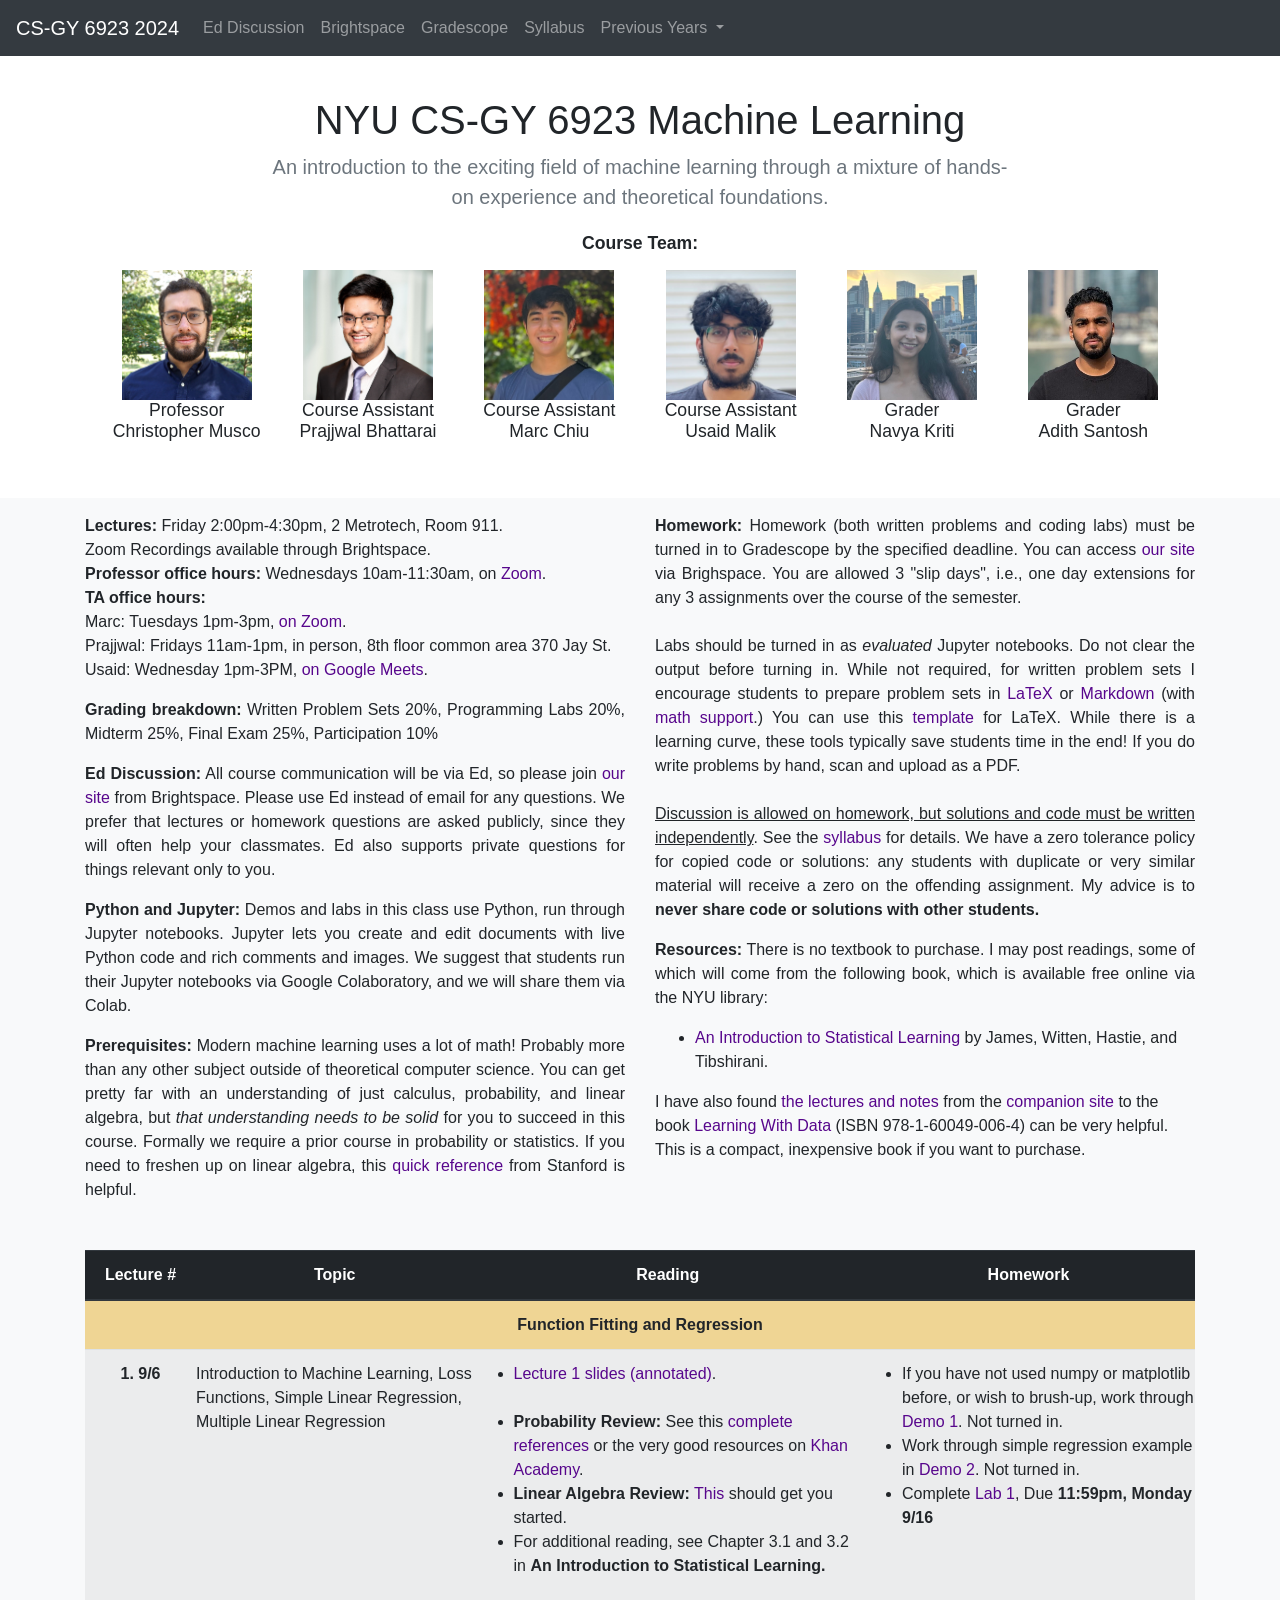
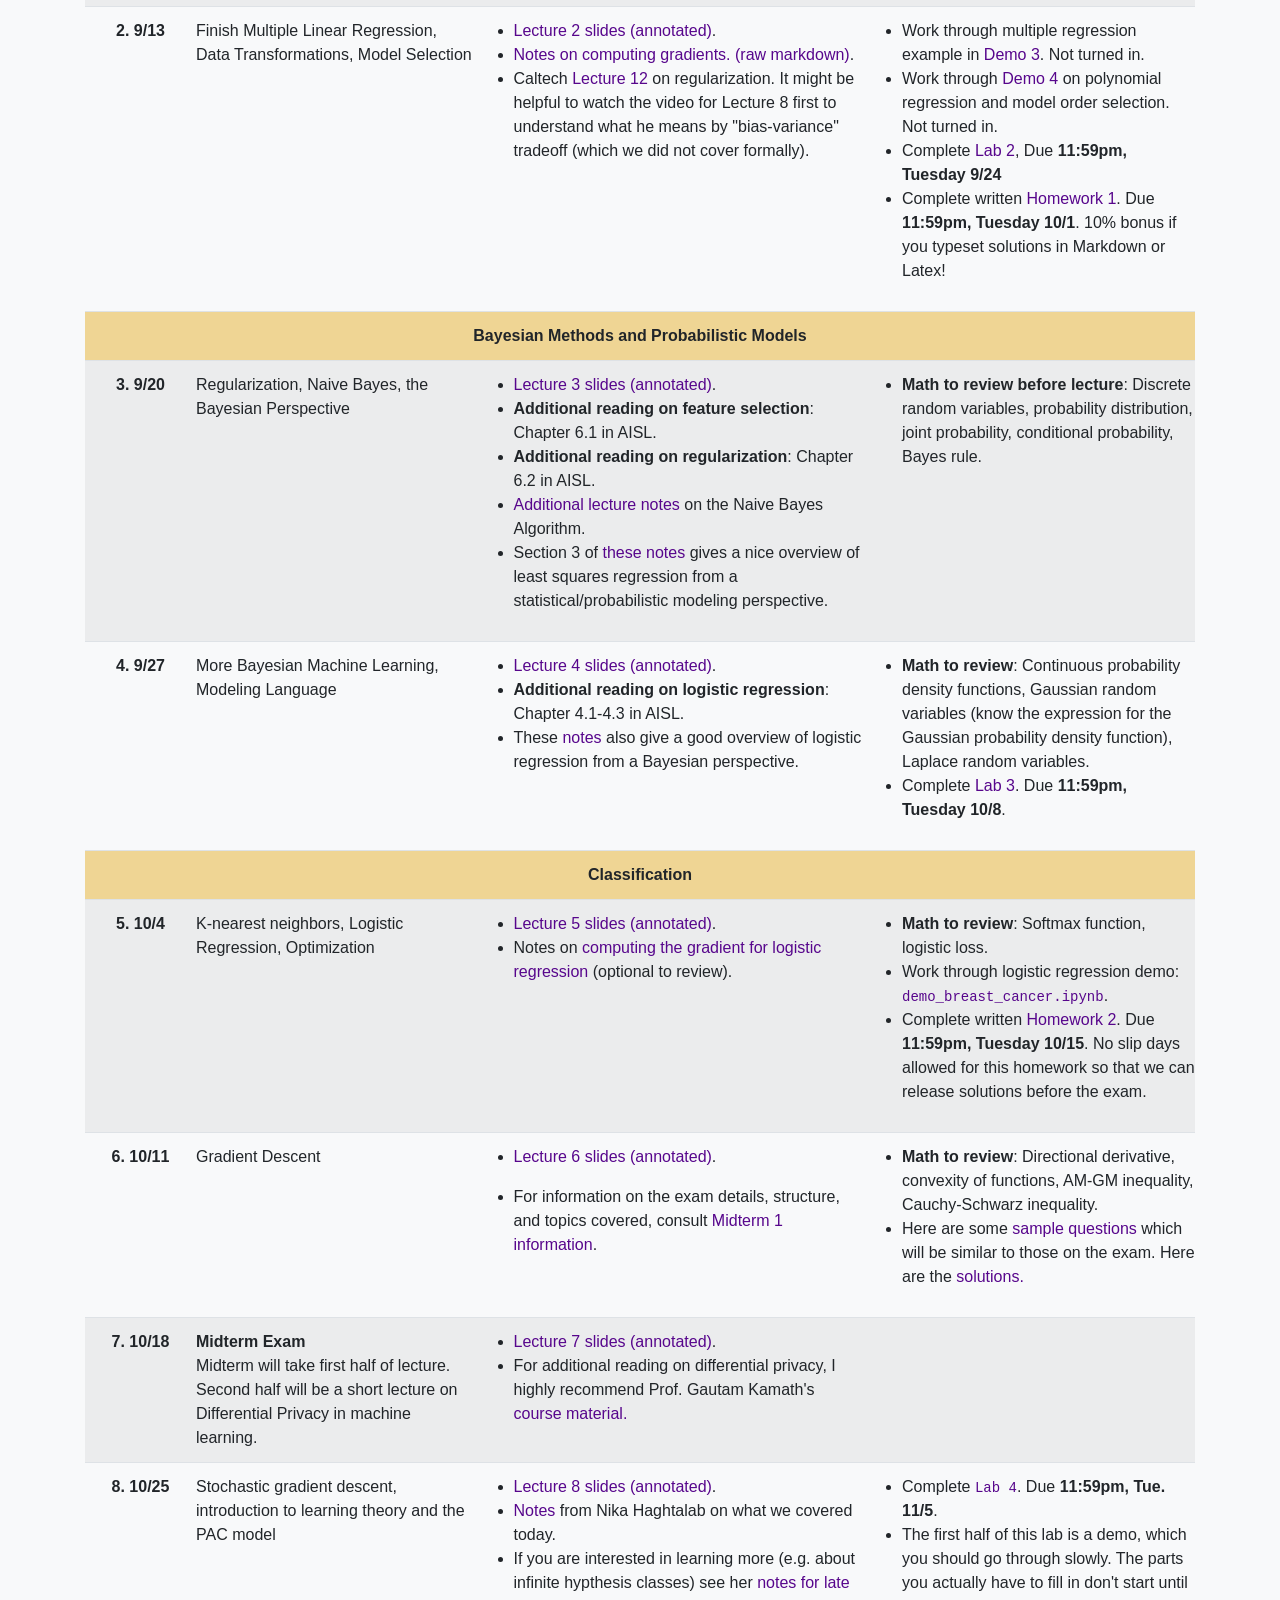
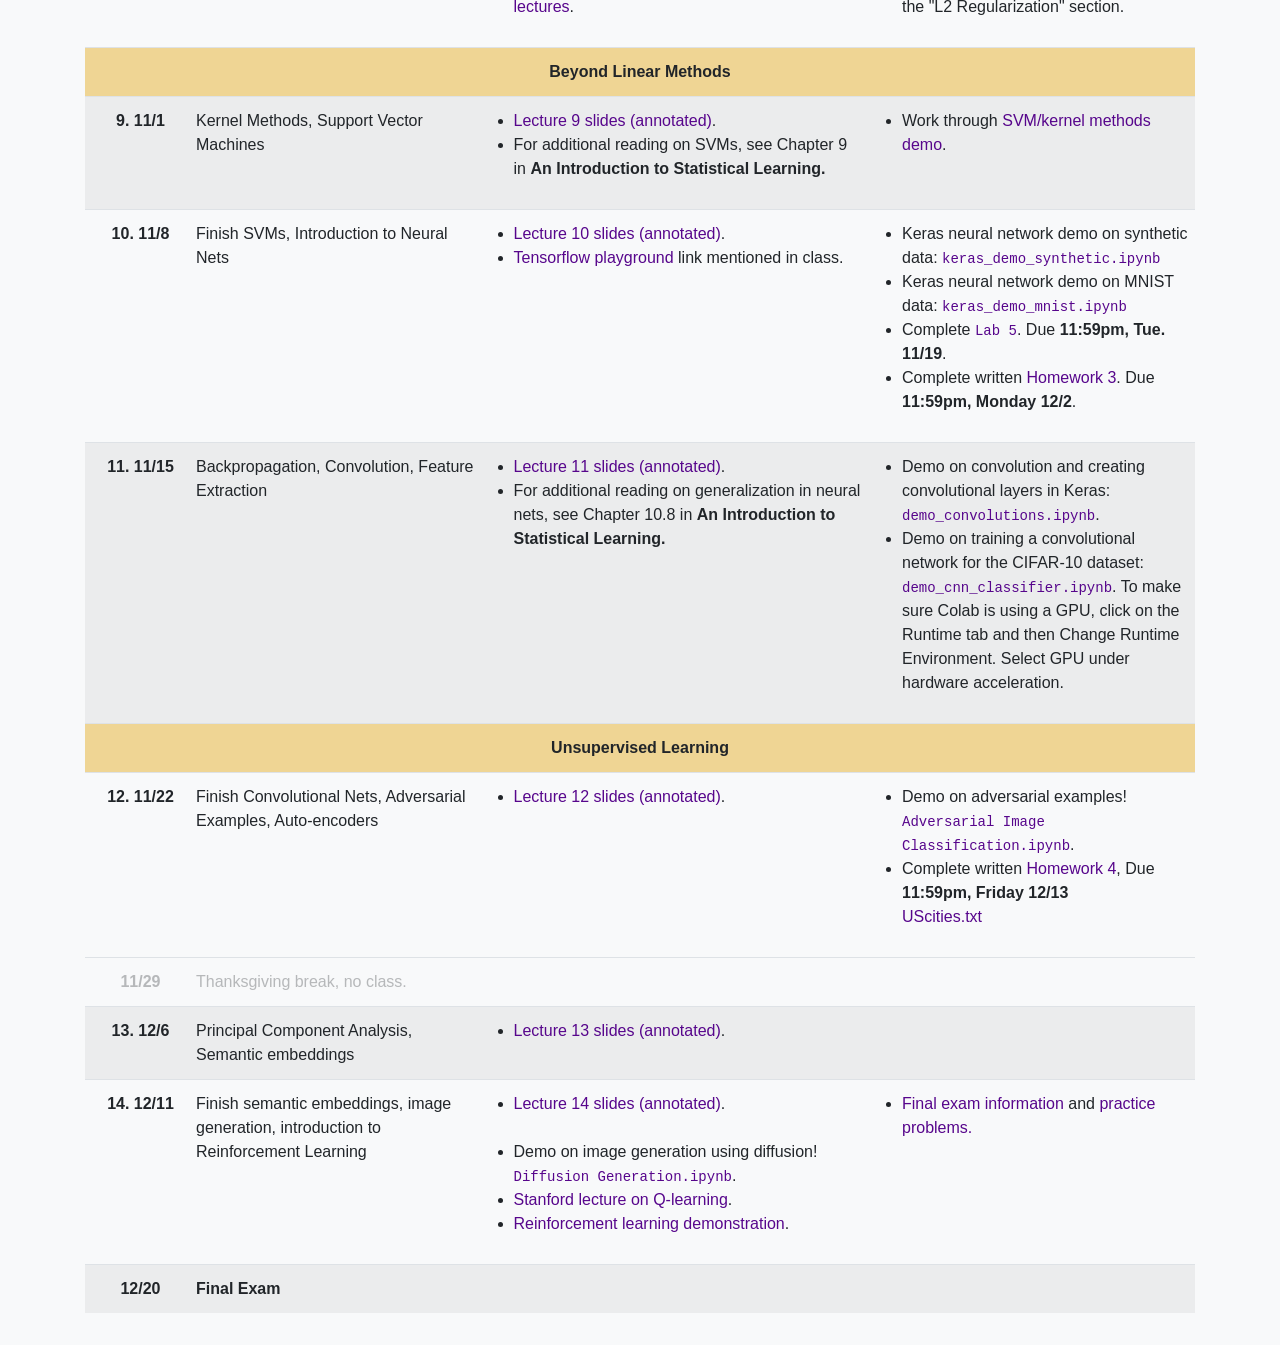
<file: machinelearning2024_grad/index.html>
<!doctype html>
<html lang="en">

<head>
    <!-- Required meta tags -->
    <meta charset="utf-8">
    <meta name="viewport" content="width=device-width, initial-scale=1, shrink-to-fit=no">

    <!-- Bootstrap CSS -->
    <link rel="stylesheet" href="css/bootstrap.min.css">
    <!-- Custom styles -->
    <link href="style.css" rel="stylesheet">
    <link rel="icon" href="favicon.ico">
    <base target="_blank">

    <title>CS-GY 6923 Spring 2024</title>
</head>

<body>

    <nav class="navbar navbar-expand-md navbar-dark fixed-top bg-dark">
        <a class="navbar-brand" href="#">CS-GY 6923 2024</a>
        <button class="navbar-toggler" type="button" data-toggle="collapse" data-target="#navbarsExampleDefault"
            aria-controls="navbarsExampleDefault" aria-expanded="false" aria-label="Toggle navigation">
            <span class="navbar-toggler-icon"></span>
        </button>

        <div class="collapse navbar-collapse" id="navbarsExampleDefault">
            <ul class="navbar-nav mr-auto">
                <li class="nav-item">
                    <a class="nav-link" href="https://edstem.org/us/courses/65467/discussion/">Ed Discussion</a>
                </li>
                <li class="nav-item">
                    <a class="nav-link" href="https://brightspace.nyu.edu/d2l/home/398108">Brightspace</a>
                </li>
                <li class="nav-item">
                    <a class="nav-link" href="https://www.gradescope.com/courses/856995">Gradescope</a>
                </li>
                <li class="nav-item">
                    <a class="nav-link" href="syllabus.pdf">Syllabus</a>
                </li>
                <li class="nav-item dropdown">
                    <a class="nav-link dropdown-toggle" id="dropdown01" data-toggle="dropdown" aria-haspopup="true"
                        aria-expanded="false">Previous
                        Years
                    </a>
                    <div class="dropdown-menu" aria-labelledby="dropdown01">
                        <a class="dropdown-item" href="https://www.chrismusco.com/course_webpages/machinelearning2023_grad/">2023</a>
                        <a class="dropdown-item" href="https://www.chrismusco.com/machinelearning2022/">2022</a>
                    </div>
                </li>
            </ul>
        </div>
    </nav>

    <main role="main">

        <!-- Main jumbotron for a primary marketing message or call to action -->
        <section class="jumbotron text-center">
            <div class="container">
                <h1 class="jumbotron-heading">NYU CS-GY 6923 Machine Learning</h1>

                <p class="lead text-muted">
                    An introduction to the exciting field of machine learning through a mixture of hands-on experience and theoretical foundations.
                </p>
            </div>
            <div class="container courseteam">
                <h5 class="instructors">
                    <br/>
                    <p><b>Course Team:</b></p>

                    <div class="row">
                        <div class="col-sm mb-3">
                            <a href="https://www.chrismusco.com/"><img src="christophermusco.jpg" alt="Christopher Musco" width="130"></a>
                            <div class="role">Professor</div>
                            Christopher Musco
                        </div>
                        <div class="col-sm mb-3">
                            <a href="mailto: pb2276@nyu.edu"><img src="prajjwal.jpeg" alt="Prajjwal Bhattarai"  width="130"></a>
                            <div class="role">Course Assistant</div>
                            Prajjwal Bhattarai
                        </div>
                        <div class="col-sm mb-3">
                            <a href="mailto: mmc9967@nyu.edu"><img src="marc.jpeg" alt="Marc Chiu"  width="130"></a>
                            <div class="role">Course Assistant</div>
                            Marc Chiu
                        </div>
                    <!-- </div>
                    <div class="row"> -->
                        <div class="col-sm mb-3">
                            <a href="mailto: usaid.malik@nyu.edu"><img src="usaid.jpeg" alt="Usaid Malik"  width="130"></a>
                            <div class="role">Course Assistant</div>
                            Usaid Malik
                        </div>
                        <div class="col-sm mb-3">
                            <a href="mailto: nk3696@nyu.edu"><img src="navya.jpeg" alt="Navya Kriti"  width="130"></a>
                            <div class="role">Grader</div>
                            Navya Kriti
                        </div>
                        <div class="col-sm mb-3">
                            <a href="mailto: at6115@nyu.edu"><img src="adith.jpg" alt="Adith Santosh" width="130"></a>
                            <div class="role">Grader</div>
                            Adith Santosh
                        </div>
                    </div>
                </h5>
            </div>
        </section>

        <div class="album py-3 bg-light">
            <div class="container">
                <div class="row">
                </div>
                <div class="row">
                    <div class="col-sm">
                        <p class="courseinfo">
                            <b>Lectures:</b> Friday 2:00pm-4:30pm, 2 Metrotech, Room 911. 
                            <br> Zoom Recordings available through Brightspace.<br>


                            <b>Professor office hours:</b> Wednesdays 10am-11:30am, on <a href="https://nyu.zoom.us/my/cmusco">Zoom</a>. <br> 
                            <b>TA office hours:</b><br> 
                            Marc: Tuesdays 1pm-3pm, <a href="https://nyu.zoom.us/j/3740419645">on Zoom</a>. <br> 
                            Prajjwal: Fridays 11am-1pm, in person, 8th floor common area 370 Jay St. <br> 
                            Usaid: Wednesday 1pm-3PM, <a href="https://meet.google.com/uwu-ozro-aqa ">on Google Meets</a>. <br> 

                        </p>
                        <p class="courseinfo">
                            <b>Grading breakdown:</b> Written Problem Sets 20%, Programming Labs 20%, Midterm 25%, Final Exam 25%, Participation 10%</b>
                        </p>

                        <p class="courseinfo">
                            <b>Ed Discussion:</b> All course communication will be via Ed, so please join <a href="https://edstem.org/us/courses/65467/discussion/">our site</a> from Brightspace. Please use Ed instead of email for any questions. We prefer that lectures or homework questions are asked publicly, since they will often help your classmates. Ed also supports private questions for things relevant only to you.
                        </p>

                        <p class="courseinfo">
                            <b>Python and Jupyter:</b> Demos and labs in this class use Python, run through Jupyter notebooks. Jupyter lets you create and edit documents with live Python code and rich comments and images. We suggest that students run their Jupyter notebooks via Google Colaboratory, and we will share them via Colab. 
                        </p>


                        <p class="courseinfo">
                            <b>Prerequisites:</b> 
                            Modern machine learning uses a lot of math! Probably more than any other subject outside of theoretical computer science. You can get pretty far with an understanding of just calculus, probability, and linear algebra, but <i>that understanding needs to be solid</i> for you to succeed in this course. Formally we require a prior course in probability or statistics. If you need to freshen up on linear algebra, this <a href="http://web.stanford.edu/class/cs246/handouts/CS246_LinAlg_review.pdf">quick reference</a> from Stanford is helpful.

                        </p>
                    </div>

                    <div class="col-sm">

                        <p class="courseinfo">
                            <b>Homework:</b> Homework (both written problems and coding labs) must be turned in to Gradescope by the specified deadline. You can access <a href="https://www.gradescope.com/courses/856995">our site</a> via Brighspace.  You are allowed 3 "slip days", i.e., one day extensions for any 3 assignments over the course of the semester. <br><br>
                            
                            Labs should be turned in as <i>evaluated</i> Jupyter notebooks. Do not clear the output before turning in.
                            While not required, for written problem sets I encourage students to prepare problem sets in <a href="https://www.overleaf.com/learn/latex/Learn_LaTeX_in_30_minutes">LaTeX</a> or <a href="https://en.wikipedia.org/wiki/Markdown"> Markdown</a> (with <a href="http://support.typora.io/Math/">math support</a>.)
                            You can use this <a href="template.tex">template</a> for LaTeX. While there is a learning curve, these tools typically save students time in the end! If you do write problems by hand, scan and upload as a PDF.<br><br>
                      
                            <u>Discussion is allowed on homework, but solutions and code must be written independently</u>. See the <a href="syllabus.pdf">syllabus</a> for details. We have a zero tolerance policy for copied code or solutions: any students with duplicate or very similar material will receive a zero on the offending assignment. My advice is to <b>never share code or solutions with other students.</b>
                        </p>

                        <p class="courseinfo">
                            <b>Resources:</b> There is no textbook to purchase. I may post readings, some of which will come from the following book, which is available free online via the NYU library: 
                            <ul>
                                <li><a href="https://bobcat.library.nyu.edu/permalink/f/1c17uag/nyu_aleph008192436">An Introduction to Statistical Learning</a> by James, Witten, Hastie, and Tibshirani.</li>
                            </ul>
                            I have also found <a href="https://work.caltech.edu/lectures.html#lectures"> the lectures and notes</a> from the <a href="https://work.caltech.edu/telecourse.html">companion site</a> to the book <a href="http://work.caltech.edu/textbook.html">Learning With Data</a> (ISBN 978-1-60049-006-4) can be very helpful. This is a compact, inexpensive book if you want to purchase.
                        </p>
                    </div>
                </div>
            </div>
        </div>

        <div class="album py-3 bg-light">
            <div class="container">
                <table class="table">
                    <thead class="thead-dark">
                        <tr>
                            <th scope="col">Lecture #</th>
                            <th scope="col">Topic</th>
                            <th scope="col">Reading</th>
                            <th scope="col">Homework</th>
                        </tr>
                    </thead>
                    <tbody>

                        <tr class="tablesection">
                            <td colspan="4">Function Fitting and Regression</td>
                        </tr>

                        <tr class="evenrow">
                            <th scope="row">1. 9/6</th>
                            <td>Introduction to Machine Learning, Loss Functions, Simple Linear Regression, Multiple Linear Regression</td>
                            <td>
                                <ul>
                                    <li>
                                        <a href="./lectures/lec1.pdf">Lecture 1 slides</a> 
                                        <a href="./lectures/lec1_annotated.pdf">(annotated)</a>.
                                    </li>
                                    <br>


                                    <li>
                                        <b>Probability Review:</b> See this <a href="http://cs229.stanford.edu/section/cs229-prob.pdf">complete references</a> or the very good resources on <a href="https://www.khanacademy.org/math/statistics-probability/random-variables-stats-library">Khan Academy</a>.
                                    </li>
                                    <li>
                                        <b>Linear Algebra Review:</b> <a href="http://web.stanford.edu/class/cs246/handouts/CS246_LinAlg_review.pdf">This</a> should get you started.
                                    </li>
                                    <!-- <li>
                                        <a href="./gradient_practice.pdf">Notes on computing gradients</a> <a href="./gradient_practice.md">(raw markdown)</a>.
                                    </li>       -->
                                    <li>
                                        For additional reading, see Chapter 3.1 and 3.2 in <b>An Introduction to Statistical Learning.</b>
                                    </li>
                                </ul>
                            </td>
                            <td>
                                <ul>
                                    <li>
                                        If you have not used numpy or matplotlib before, or wish to brush-up, work through <a href="https://drive.google.com/file/d/1QEEYJNHMHWN1zRIcjgWPShYeXpkcI0ko/view?usp=sharing">Demo 1</a>. Not turned in.
                                    </li>
                                    <li>
                                        Work through simple regression example in <a href="https://drive.google.com/file/d/10kzCVJuSTf6xuG_M2o6G4iyM5Y991oMc/view?usp=sharing">Demo 2</a>. Not turned in.
                                    </li>
                                    <!-- <li>
                                        Complete <a href="https://colab.research.google.com/drive/1fUt69TcXA-YQSm2KP7gTmG4Ju_2-lI1S?usp=sharing">Lab 1</a>. Due <b>11:59pm, Monday 2/6</b>.
                                   </li> -->
                                   <li>Complete <a href="https://colab.research.google.com/drive/1s18Mn4285xmav76bMdL-978fp_omjSph?usp=sharing">Lab 1</a>, Due <b>11:59pm, Monday 9/16</b></li>
                                </ul> 
                            </td>
                        </tr>
                        
                        <tr class="oddrow">
                            <th scope="row">2. 9/13</th>
                            <td>Finish Multiple Linear Regression, Data Transformations, Model Selection</td>
                            <td>                                
                                <ul>
                                    <li>
                                        <a href="./lectures/lec2.pdf">Lecture 2 slides</a> 
                                        <a href="./lectures/lec2_annotated.pdf">(annotated)</a>. 
                                    </li>
                                    <li>
                                        <a href="./gradient_practice.pdf">Notes on computing gradients.</a> <a href="./gradient_practice.md">(raw markdown)</a>.
                                    </li>   

                                    <li>
                                        Caltech  <a href="https://work.caltech.edu/lectures.html#lectures">Lecture 12</a> on regularization. It might be helpful to watch the video for Lecture 8 first to understand what he means by "bias-variance" tradeoff (which we did not cover formally).
                                    </li> 
                                </ul>
                            </td>
                            <td>
                                <ul>
                                    <li>
                                        Work through multiple regression example in <a href="https://drive.google.com/file/d/1yvq0DLyIIWlmsJ6xYKQFDfYDgo2dzVxf/view?usp=sharing">Demo 3</a>. Not turned in.
                                    </li>
                                    <li>
                                        Work through <a href=https://drive.google.com/file/d/1WrE0wFpcns00wU2uQgR4IWKm0CATGwpv/view?usp=sharing">Demo 4</a> on polynomial regression and model order selection. Not turned in.
                                    </li> 
                                    <li>Complete <a href="https://colab.research.google.com/drive/1edDOH1gs1-5jBu-lrKGyRnJV0ZQd90_q?usp=sharing">Lab 2</a>, Due <b>11:59pm, Tuesday 9/24</b></li>
                                   <li>
                                    Complete written <a href="./homeworks/hw1.pdf">Homework 1</a>. Due <b>11:59pm, Tuesday 10/1</b>. 10% bonus if you typeset solutions in Markdown or Latex!
                                    </li> 
                                </ul>
                            </td>
                        </tr>

                        <tr class="tablesection">
                            <td colspan="4">Bayesian Methods and Probabilistic Models</td>
                        </tr>

                        <tr class="evenrow">
                            <th scope="row">3. 9/20</th>
                            <td>Regularization, Naive Bayes, the Bayesian Perspective</td>
                            <td>                                
                                <ul>
                                    <li>
                                        <a href="./lectures/lec3.pdf">Lecture 3 slides</a> 
                                        <a href="./lectures/lec3_annotated.pdf">(annotated)</a>.
                                    </li>
                                    <li>
                                        <b>Additional reading on feature selection</b>: Chapter 6.1 in AISL.                              
                                    <li>
                                        <b>Additional reading on regularization</b>: Chapter 6.2 in AISL.
                                    </li> 
                                    <li>
                                        <a href="./lectures/naive_bayes_extra.pdf">Additional lecture notes</a> on the Naive Bayes Algorithm.
                                    </li>   
                                    <li>
                                        Section 3 of <a href="http://cs229.stanford.edu/notes2019fall/cs229-notes1.pdf">these notes</a> gives a nice overview of least squares regression from a statistical/probabilistic modeling perspective.
                                    </li>
                                </ul>
                            </td>
                            <td>
                                <ul>
                                    <li>
                                        <b>Math to review before lecture</b>: Discrete random variables, probability distribution, joint probability, conditional probability, Bayes rule.
                                    </li>
                                </ul>
                            </td>
                        </tr>


                        <tr class="oddrow">
                            <th scope="row">4. 9/27</th>
                            <td>More Bayesian Machine Learning, Modeling Language</td>
                            <td>
                                <ul>
                                    <li>
                                        <a href="./lectures/lec4.pdf">Lecture 4 slides</a> 
                                        <a href="./lectures/lec4_annotated.pdf">(annotated)</a>.
                                    </li>   
                                    <li>
                                        <b>Additional reading on logistic regression</b>: Chapter 4.1-4.3 in AISL.                              
                                    </li>
                                    <li>
                                        These <a href="http://cs229.stanford.edu/notes2019fall/cs229-notes1.pdf">notes</a> also give a good overview of logistic regression from a Bayesian perspective.
                                    </li>
                                </ul>
                            </td>
                            <td>
                                <ul>
                                    <li>
                                        <b>Math to review</b>: Continuous probability density functions, Gaussian random variables (know the expression for the Gaussian probability density function), Laplace random variables.
                                    </li>
                                    <li>
                                        Complete <a href="https://drive.google.com/file/d/1pLjkXj1L07LwWOnLv88eDT-0HI_MOhlA/view?usp=sharing">Lab 3</a>. Due <b>11:59pm, Tuesday 10/8</b>. 
                                     </li>  
                                </ul>
                            </td>
                        </tr>    

                        <tr class="tablesection">
                            <td colspan="4">Classification</td>
                        </tr>

                        <tr class="evenrow">
                                <th scope="row">5. 10/4</th>
                                <td>K-nearest neighbors, Logistic Regression, Optimization</td>
                                <td>     
                                    <ul>                                     
                                        <li>
                                            <a href="./lectures/lec5.pdf">Lecture 5 slides</a> 
                                            <a href="./lectures/lec5_annotated.pdf">(annotated)</a>. 
                                        </li>   
                                        <li>
                                            Notes on <a href="./lectures/logistic_regression_gradient.pdf">computing the gradient for logistic regression</a> (optional to review).
                                        </li> 
                                    </ul>
                                </td>
                                <td>
                                    <ul>
                                        <li>
                                            <b>Math to review</b>: Softmax function, logistic loss.
                                            </li>
                                        <li>
                                            Work through logistic regression demo: <a href="https://drive.google.com/file/d/1wNi3tsikGBL7pvjXPfqAqXi7GL-jkkXJ/view?usp=sharing"><code>demo_breast_cancer.ipynb</code></a>.
                                        </li>
                                        <li>
                                            Complete written <a href="./homeworks/hw2.pdf">Homework 2</a>. Due <b>11:59pm, Tuesday 10/15</b>. No slip days allowed for this homework so that we can release solutions before the exam.
                                        </li>  
                                    </ul>
                                </td>
                        </tr>

                        <tr class="oddrow">
                            <th scope="row">6. 10/11</th>
                            <td>Gradient Descent</td>
                            <td>
                                <ul>
                                    <li>
                                        <a href="./lectures/lec6.pdf">Lecture 6 slides</a> 
                                        <a href="./lectures/lec6_annotated.pdf">(annotated)</a>. 
                                    </li>  
                                </ul>
                                <ul>
                                    <li>                          
                                        For information on the exam details, structure, and topics covered, consult <a href="./midterm_info.pdf">Midterm 1 information</a>.
                                    </li>
                                </ul>   
                            </td>
                            <td>
                                <ul>
                                    <!-- <li>                          
                                        For information on the exam details, structure, and topics covered, consult <a href="./midterm_info.pdf">Midterm 1 information</a>.
                                    </li> -->
                                    <li>
                                        <b>Math to review</b>: Directional derivative, convexity of functions, AM-GM inequality, Cauchy-Schwarz inequality.
                                    </li>
                                    <li>                          
                                        Here are some <a href="./midterm_sample_questions.pdf">sample questions</a> which will be similar to those on the exam. Here are the <a href="./midterm_sample_solutions.pdf">solutions.</a>
                                    </li> 
                                </ul>
                            </td>
                        </tr>

                        <tr class="evenrow">
                            <th scope="row">7. 10/18</th>
                            <td>
                                <b>Midterm Exam</b><br>
                                Midterm will take first half of lecture. 
                                Second half will be a short lecture on Differential Privacy in machine learning.
                                
                            </td>
                            <td>
                                <ul>
                                    <li>
                                        <a href="./lectures/lec7.pdf">Lecture 7 slides</a> 
                                        <a href="./lectures/lec7_annotated.pdf">(annotated)</a>. 
                                    </li>  
                                    <li> 
                                        For additional reading on differential privacy, I highly recommend Prof. Gautam Kamath's <a href="http://www.gautamkamath.com/courses/CS860-fa2022.html">course material.</a>
                                    </li>
                                </ul>
                            </td>
                            <td>
                                <!-- <ul>
                                    <li>Lab 3 Released, Due <b>11:59pm, Thursday 10/31</b></li>
                                </ul> -->
                            </td>
                        </tr>

                        <tr class="oddrow">
                            <th scope="row">8. 10/25</th>
                            <td>Stochastic gradient descent, introduction to learning theory and the PAC model</td>
                            <td>
                                <ul>
                                    <li>
                                        <a href="./lectures/lec8.pdf">Lecture 8 slides</a> 
                                        <a href="./lectures/lec8_annotated.pdf">(annotated)</a>.
                                    </li>
                                    <li>                          
                                        <a href="https://www.cs.cornell.edu/courses/cs6781/2020sp/lectures/03-pac1.pdf">Notes</a> from Nika Haghtalab on what we covered today.
                                    </li>
                                    <li>                          
                                        If you are interested in learning more (e.g. about infinite hypthesis classes) see her <a href="https://www.cs.cornell.edu/courses/cs6781/2020sp/">notes for late lectures</a>.
                                    </li>
                                </ul>  
                            </td>
                            <td>
                                <ul>
                                    <li>
                                        Complete <a href="https://drive.google.com/file/d/1n74K4SvQevom3FEythnHB10v7O06hRLI/view?usp=sharing"><code>Lab 4</code></a>. Due <b>11:59pm, Tue. 11/5</b>.
                                    </li>
                                    <li>
                                        The first half of this lab is a demo, which you should go through slowly. The parts you actually have to fill in don't start until the "L2 Regularization" section.
                                    </li>
                                    <!-- <li>Written Homework 3 Released, Due <b>11:59pm, Thursday 11/7</b></li> -->
                                </ul>
                            </td>
                            <td>
                            </td>
                        </tr>




                        <tr class="tablesection">
                            <td colspan="4">Beyond Linear Methods</td>
                        </tr>

                        <tr class="evenrow">
                            <th scope="row">9. 11/1</th>
                            <td>Kernel Methods, Support Vector Machines</td>
                            <td>                                
                                <ul>
                                   <li>
                                        <a href="./lectures/lec9.pdf">Lecture 9 slides</a>  
                                        <a href="./lectures/lec9_annotated.pdf">(annotated)</a>.
                                    </li>
                                    <li>
                                        For additional reading on SVMs, see Chapter 9 in <b>An Introduction to Statistical Learning.</b>
                                    </li>         
                                </ul> 
                            </td>
                            <td>
                                <ul>
                                    <!-- <li>
                                        Complete written <a href="./homeworks/hw3.pdf">Homework 3</a>. Due <b>11:59pm, Thursday 4/14</b>.
                                     </li>   -->
                                    <li>
                                        Work through <a href="https://drive.google.com/file/d/1UqWPYcEG2zaCg_vQ9utMBdHxB1pTqgh2/view?usp=sharing">SVM/kernel methods demo</a>.
                                    </li>
                                </ul>
                            </td>
                        </tr>

                        <tr class="oddrow">
                            <th scope="row">10. 11/8</th>
                            <td>Finish SVMs, Introduction to Neural Nets</td>
                            <td>
                                <ul>
                                    <li>
                                        <a href="./lectures/lec10.pdf">Lecture 10 slides</a> 
                                        <a href="./lectures/lec10_annotated.pdf">(annotated)</a>.
                                    </li>
                                    <li>
                                         <a href="https://playground.tensorflow.org/">Tensorflow playground</a> link mentioned in class.
                                    </li>   
                                </ul> 
                            </td>
                            <td>   
                                <ul>     

                                <li>
                                    Keras neural network demo on synthetic data:  <a href="https://drive.google.com/file/d/1nHZ0B1SMO3U3aKYG0NMZIIWUihdnrP96/view?usp=sharing"><code>keras_demo_synthetic.ipynb</code></a> 
                                </li>
                                <li>
                                    Keras neural network demo on MNIST data:  <a href="https://drive.google.com/file/d/1Z1cOmLLLEUA2zaB_tKwTsSfFgjFNVASr/view?usp=sharing"><code>keras_demo_mnist.ipynb</code></a> 
                                </li>
                                <li>
                                    Complete <a href="https://drive.google.com/file/d/1nCI8ZK-U3KqnfqXmUsbMt5KNffRAawV3/view?usp=sharing"><code>Lab 5</code></a>. Due <b>11:59pm, Tue. 11/19</b>.
                                </li>
                                <li>
                                    Complete written <a href="./homeworks/hw3.pdf">Homework 3</a>. Due <b>11:59pm, Monday 12/2</b>.
                                </li> 
                                </ul>                    
                            </td>
                        </tr>

                        <tr class="evenrow">
                            <th scope="row">11. 11/15</th>
                            <td>Backpropagation, Convolution, Feature Extraction</td>
                            <td>
                                <ul>
                                    <li>
                                        <a href="./lectures/lec11.pdf">Lecture 11 slides</a> 
                                        <a href="./lectures/lec11_annotated.pdf">(annotated)</a>.
                                    </li>
                                    <li>
                                        For additional reading on generalization in neural nets, see Chapter 10.8 in <b>An Introduction to Statistical Learning.</b>
                                    </li>   
                                </ul> 
                            </td>
                            <td>
                                <ul>
                                     <li>
                                        Demo on convolution and creating convolutional layers in Keras:  <a href="https://drive.google.com/file/d/1dWutSr4QJUPjuqMxWo_YrVYFMN2-HaPn/view?usp=sharing"><code>demo_convolutions.ipynb</code></a>. 
                                    </li>
                                    <li>
                                        Demo on training a convolutional network for the CIFAR-10 dataset:  <a href="https://drive.google.com/file/d/1kuOho7zFwYIeyFvBp8s2I0kR3ZSB8_DI/view?usp=sharing"><code>demo_cnn_classifier.ipynb</code></a>. 
                                        To make sure Colab is using a GPU, click on the Runtime tab and then Change Runtime Environment. Select GPU under hardware acceleration. 
                                    </li>
                                </ul>
                            </td>
                        </tr>

                        <tr class="tablesection">
                            <td colspan="4">Unsupervised Learning</td>
                        </tr>

                        <tr class="oddrow">
                            <th scope="row">12. 11/22</th>
                            <td>Finish Convolutional Nets, Adversarial Examples, Auto-encoders</td>
                            <td>
                                <ul>
                                    <li>
                                        <a href="./lectures/lec12.pdf">Lecture 12 slides</a> 
                                        <a href="./lectures/lec12_annotated.pdf">(annotated)</a>.
                                    </li>
                                </ul> 
                            </td>
                            <td>
                                <ul>
                                    <!-- <li>
                                        Complete written <a href="./homeworks/hw3.pdf">Homework 3</a>. Due <b>11:59pm, Monday 5/8</b>. 
                                     </li> -->
                                     <li>
                                        Demo on adversarial examples!  <a href="https://drive.google.com/file/d/1W2_rYfq5pBIoWrgm7t0_Zvf3529c-1rp/view?usp=sharing"><code>Adversarial Image Classification.ipynb</code></a>. 
                                    </li> 
                                     <!-- <li>
                                        Teal's demo on image generation using auto-encoders! <a href="https://colab.research.google.com/drive/1Ydc0cjEljpIpPh8T3s9Tc5-7bf1avzrL?usp=sharing"><code>Image Generation.ipynb</code></a>.  
                                    </li> --> 
                                    <li>Complete written <a href="./homeworks/hw4.pdf">Homework 4</a>, Due <b>11:59pm, Friday 12/13</b><br>
                                    <a href="./homeworks/UScities.txt">UScities.txt</a>
                                    </li>
                                </ul>
                            </td>
                        </tr>

                        <tr class="offday oddrow">
                            <th scope="row">11/29</th>
                            <td>Thanksgiving break, no class.</td>
                            <td></td>
                            <td></td>
                        </tr>

                        <tr class="evenrow">
                            <th scope="row">13. 12/6</th>
                            <td>Principal Component Analysis, Semantic embeddings</td>
                            <td>  
                                <ul>
                                    <li>
                                        <a href="./lectures/lec13.pdf">Lecture 13 slides</a> 
                                        <a href="./lectures/lec13_annotated.pdf">(annotated)</a>.
                                    </li>
                                </ul>
                            </td>
                            <td>
                                <!-- <ul>
                                    <li>
                                        Teal's demo on image generation using diffusion! <a href="https://colab.research.google.com/drive/1nO_o5G9r-HdygyM9NSzwx4qVN4UHR1gH?usp=sharing"><code>Diffusion Generation.ipynb</code></a>.  
                                    </li>
                                </ul> -->
                            </td>
                        </tr>


                        <tr class="oddrow">
                            <th scope="row">14. 12/11</th>
                            <td>Finish semantic embeddings, image generation, introduction to Reinforcement Learning</td>
                            <td>  
                                <ul>
                                    <li>
                                        <a href="./lectures/lec14.pdf">Lecture 14 slides</a> 
                                        <a href="./lectures/lec14_annotated.pdf">(annotated)</a>.
                                    </li>
                                    <br>

                                    <li>
                                        Demo on image generation using diffusion! <a href="https://drive.google.com/file/d/1K-q1gll_curXPOcddHIV5yRCS31bKFOk/view?usp=sharing"><code>Diffusion Generation.ipynb</code></a>.  
                                    </li>
                                    <li>
                                        <a href="https://www.youtube.com/watch?v=lvoHnicueoE">Stanford lecture on Q-learning</a>.
                                    </li>
                                    <li>
                                        <a href="https://www.youtube.com/watch?v=V1eYniJ0Rnk">Reinforcement learning demonstration</a>.
                                    </li>
                                </ul>
                            </td>
                            <td>
                                <ul>
                                    <li>                          
                                        <a href="./final_info.pdf">Final exam information</a> and <a href="./final_sample2024.pdf">practice problems.</a>
                                    </li>
                                </ul>
                            </td>
                        </tr> 

                        <tr class="evenrow">
                            <th scope="row">12/20</th>
                            <td> 
                                <b>Final Exam</b>
                            </td>
                            <td>
                            </td>
                            <td>
                            </td>
                        </tr>

                    </tbody>
                </table>

            </div>
        </div>

    </main>

    <!-- <footer class="container">
        <p>&copy 2017-2018</p>
    </footer> -->

    <!-- Optional JavaScript -->
    <!-- jQuery first, then Popper.js, then Bootstrap JS -->
    <script src="js/jquery-3.3.1.min.js"></script>
    <script src="js/bootstrap.min.js"></script>
</body>

</html>
</file>
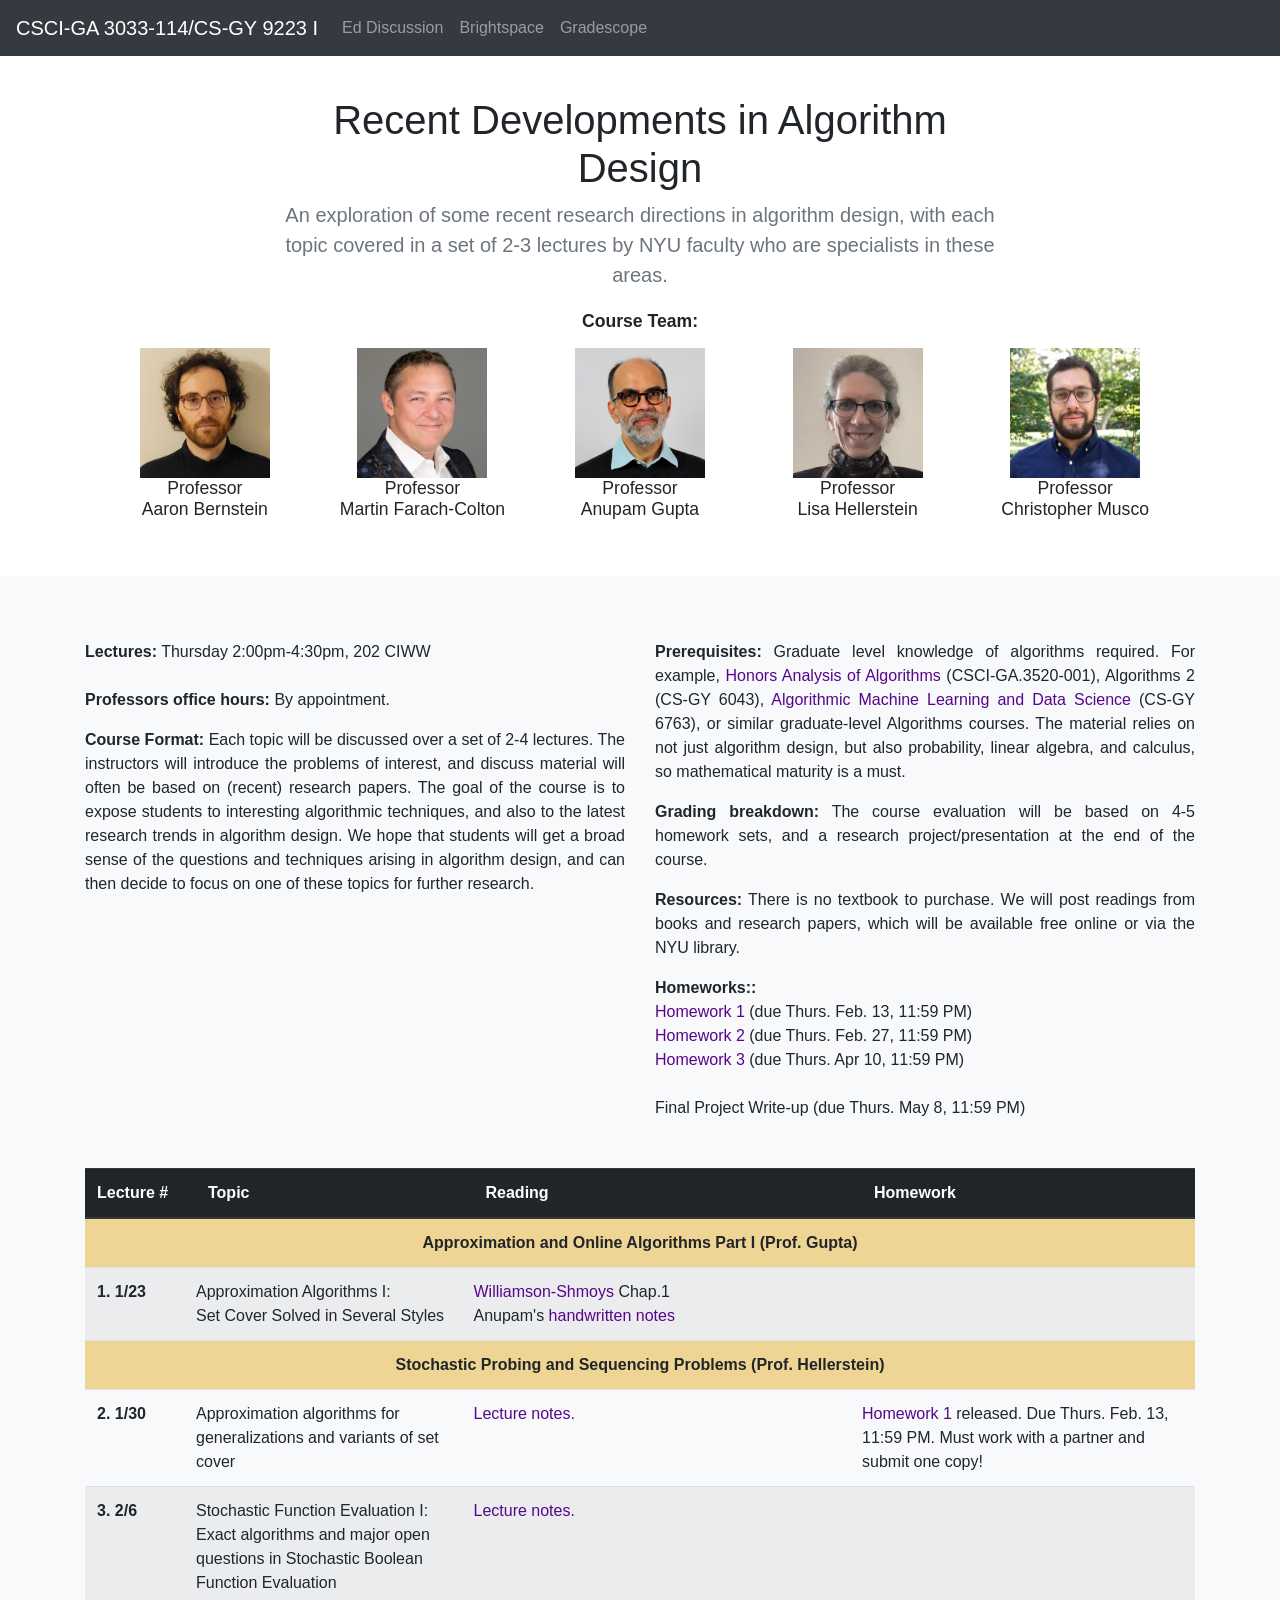
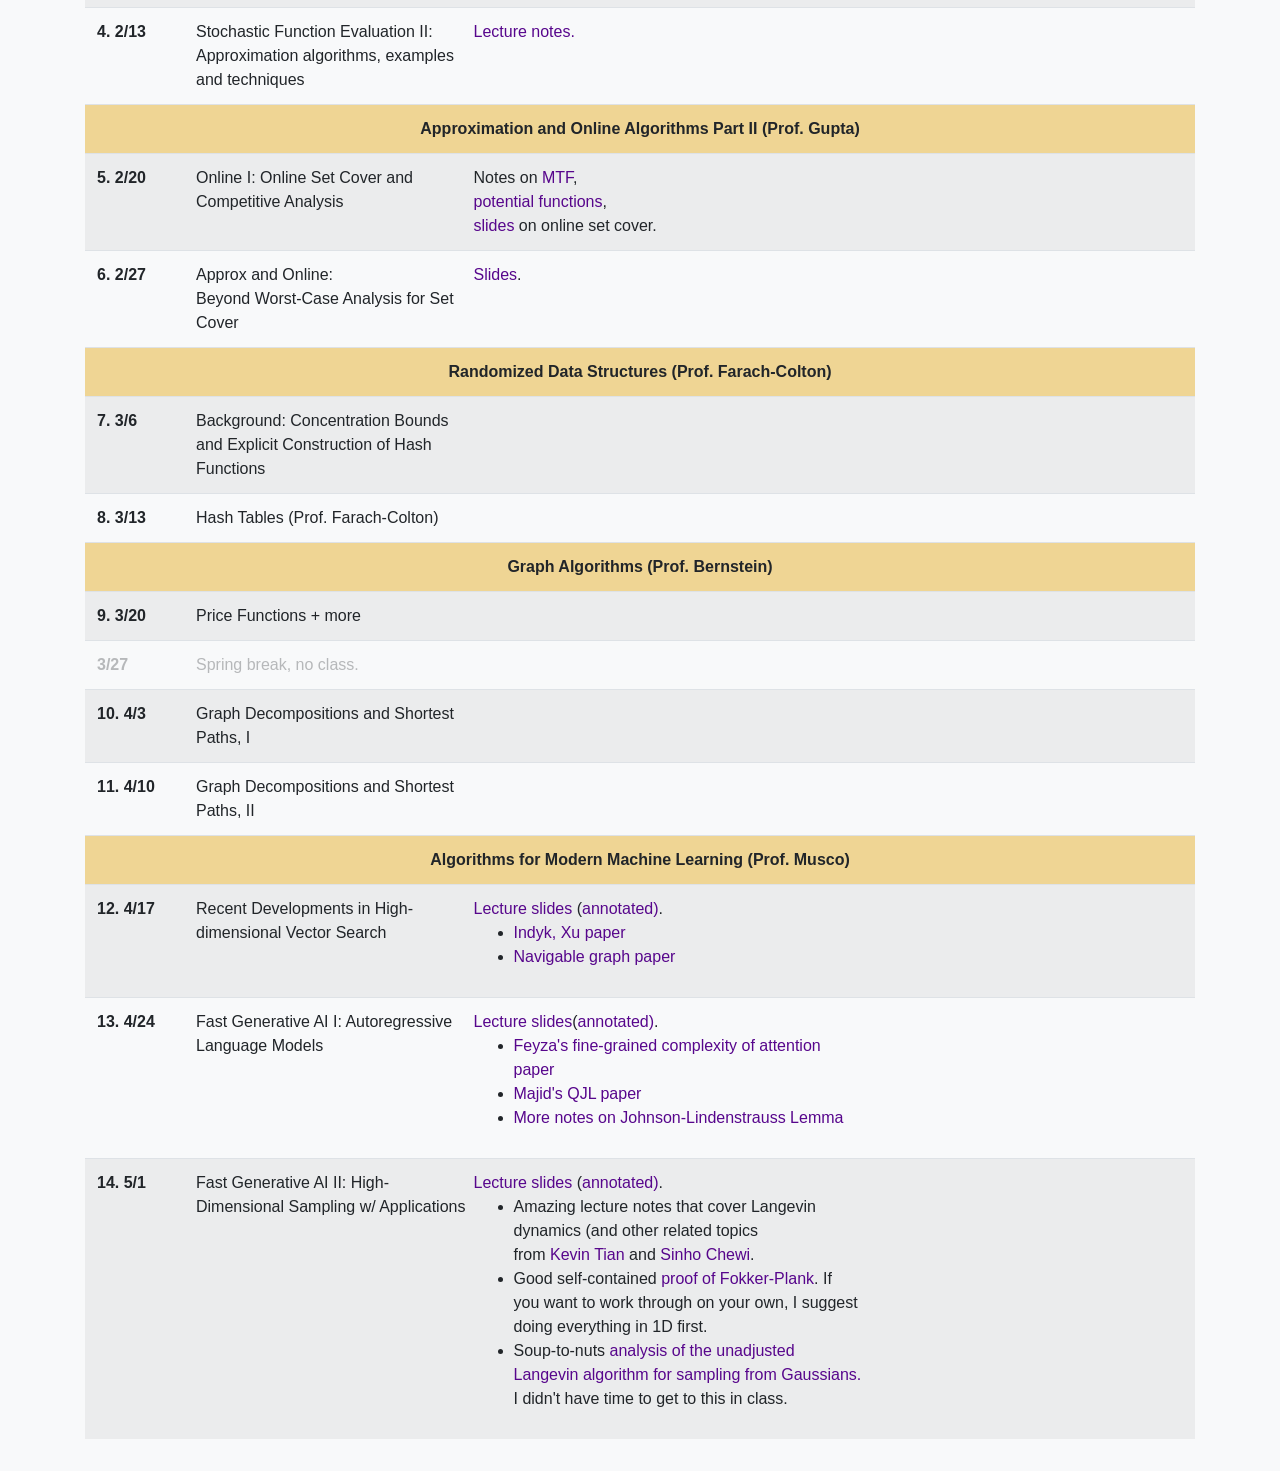
<file: rdad2025/index.html>
<!doctype html>
<html lang="en">

<head>
    <!-- Required meta tags -->
    <meta charset="utf-8">
    <meta name="viewport" content="width=device-width, initial-scale=1, shrink-to-fit=no">

    <!-- Bootstrap CSS -->
    <link rel="stylesheet" href="css/bootstrap.min.css">
    <!-- Custom styles -->
    <link href="style.css" rel="stylesheet">
    <link rel="icon" href="favicon.ico">
    <base target="_blank">

    <title>Special Topics: Recent Developments in
    Algorithm Design, Spring 2025</title>
</head>

<body>

    <nav class="navbar navbar-expand-md navbar-dark fixed-top bg-dark">
        <a class="navbar-brand" href="#">CSCI-GA 3033-114/CS-GY 9223 I</a>
        <button class="navbar-toggler" type="button" data-toggle="collapse" data-target="#navbarsExampleDefault"
            aria-controls="navbarsExampleDefault" aria-expanded="false" aria-label="Toggle navigation">
            <span class="navbar-toggler-icon"></span>
        </button>

        <div class="collapse navbar-collapse" id="navbarsExampleDefault">
            <ul class="navbar-nav mr-auto">
                <li class="nav-item">
                    <a class="nav-link" href="https://edstem.org/us/courses/74860/discussion">Ed Discussion</a>
                </li>
                <li class="nav-item">
                    <a class="nav-link" href="https://brightspace.nyu.edu/d2l/home/438733">Brightspace</a>
                </li>
                <li class="nav-item">
                    <a class="nav-link" href="https://www.gradescope.com/courses/963647">Gradescope</a>
                </li>
                <!-- <li class="nav-item"> -->
                <!--     <a class="nav-link" href="syllabus.pdf">Syllabus</a> -->
                <!-- </li> -->
                <!-- <li class="nav-item dropdown"> -->
                <!--     <a class="nav-link dropdown-toggle" id="dropdown01" data-toggle="dropdown" aria-haspopup="true" -->
                <!--         aria-expanded="false">Previous -->
                <!--         Years -->
                <!--     </a> -->
                <!--     <div class="dropdown-menu" aria-labelledby="dropdown01"> -->
                <!--         <a class="dropdown-item" href="https://www.chrismusco.com/course_webpages/machinelearning2023_grad/">2023</a> -->
                <!--         <a class="dropdown-item" href="https://www.chrismusco.com/machinelearning2022/">2022</a> -->
                <!--     </div> -->
                <!-- </li> -->
            </ul>
        </div>
    </nav>

    <main role="main">

        <!-- Main jumbotron for a primary marketing message or call to action -->
        <section class="jumbotron text-center">
            <div class="container">
                <h1 class="jumbotron-heading">Recent Developments in Algorithm Design</h1>

                <p class="lead text-muted">
                    An exploration of some recent research directions
                    in algorithm design, with each topic covered in a
                    set of 2-3 lectures by NYU faculty who are
                    specialists in these areas. 
                </p>
            </div>
            <div class="container courseteam">
                <h5 class="instructors">
                    <br/>
                    <p><b>Course Team:</b></p>

                    <div class="row">
                        <div class="col-sm mb-3">
                            <a href="https://wp.nyu.edu/tandonschoolofengineering-aaronbernstein/"><img src="aaron_bernstein.jpg"
                            alt="Aaron Bernstein" width="130"></a>
                            <div class="role">Professor</div>
                            Aaron Bernstein
                        </div>
                        <div class="col-sm mb-3">
                            <a href="https://engineering.nyu.edu/faculty/martin-farach-colton"><img src="martin_farachcolton.jpg"
                            alt="Martin Farach-Colton" width="130"></a>
                            <div class="role">Professor</div>
                            Martin Farach-Colton
                        </div>
                        <div class="col-sm mb-3">
                            <a href="https://cs.nyu.edu/~anupamg/"><img src="anupam_gupta.jpg"
                            alt="Anupam Gupta" width="130"></a>
                            <div class="role">Professor</div>
                            Anupam Gupta
                        </div>
                        <div class="col-sm mb-3">
                            <a href="http://cse.poly.edu/~hstein/"><img src="lisa_hellerstein.jpg"
                            alt="Lisa Hellerstein" width="130"></a>
                            <div class="role">Professor</div>
                            Lisa Hellerstein
                        </div>
                        <div class="col-sm mb-3">
                            <a href="https://www.chrismusco.com/"><img src="christopher_musco.jpg" alt="Christopher Musco" width="130"></a>
                            <div class="role">Professor</div>
                            Christopher Musco
                        </div>
                    </div>
                </h5>
            </div>
        </section>

	<div class="album py-3 bg-light">
            <div class="container">
                <div class="row">
                </div>
                <div class="row">
                    <div class="col-sm">
                      <p class="courseinfo">
			<!-- <b>Course Topics:</b>
			<ul>
			  <li>Graph Algorithms (Prof. Aaron 
			    Bernstein)
			  </li>
			  <li>New Trends in Randomized Data Structures (Prof. Martin 
			    Farach-Colton)
			  </li>
			  <li>Algorithms for Online Decision-Making (Prof. Anupam 
			    Gupta)
			  </li>
			  <li>Algorithms for Stochastic
			    Probing and Sequencing Problems (Prof. Lisa
			    Hellerstein)
			  </li>
			  <li>Algorithms for Modern Machine Learning (Prof. Christopher Musco)
			  </li>
			</ul> -->
                      </p>

                    </div>
                </div>
            </div>
        </div>

        <div class="album py-3 bg-light">
            <div class="container">
                <div class="row">
                </div>
                <div class="row">
                    <div class="col-sm">
                        <p class="courseinfo">
                            <b>Lectures:</b> Thursday 2:00pm-4:30pm, 202 CIWW<br><br>

                            <b>Professors office hours:</b> By appointment. <br> 
                            <!-- <b>TA office hours:</b><br>  -->
                            <!-- Marc: Tuesdays 1pm-3pm, <a href="https://nyu.zoom.us/j/3740419645">on Zoom</a>. <br>  -->
                            <!-- Prajjwal: Fridays 11am-1pm, in person, 8th floor common area 370 Jay St. <br>  -->
                            <!-- Usaid: Wednesday 1pm-3PM, <a href="https://meet.google.com/uwu-ozro-aqa ">on Google Meets</a>. <br>  -->

                        </p>

                        <p class="courseinfo">
                            <b>Course Format:</b> Each topic will be
                            discussed over a set of 2-4 lectures. The
                            instructors will introduce the problems of
                            interest, and discuss material will often
                            be based on (recent) research papers. The
                            goal of the course is to expose students
                            to interesting algorithmic techniques, and
                            also to the latest research trends in
                            algorithm design. We hope that students
                            will get a broad sense of the questions
                            and techniques arising in algorithm
                            design, and can then decide to focus on
                            one of these topics for further research.
                        </p>


                        <!-- <p class="courseinfo"> -->
                        <!--     <b>Ed Discussion:</b> All course communication will be via Ed, so please join <a href="https://edstem.org/us/courses/65467/discussion/">our site</a> from Brightspace. Please use Ed instead of email for any questions. We prefer that lectures or homework questions are asked publicly, since they will often help your classmates. Ed also supports private questions for things relevant only to you. -->
                        <!-- </p> -->

                        <!-- <p class="courseinfo"> -->
                        <!--     <b>Python and Jupyter:</b> Demos and labs in this class use Python, run through Jupyter notebooks. Jupyter lets you create and edit documents with live Python code and rich comments and images. We suggest that students run their Jupyter notebooks via Google Colaboratory, and we will share them via Colab.  -->
                        <!-- </p> -->


                    </div>

                    <div class="col-sm">
                        <p class="courseinfo">
                            <b>Prerequisites:</b> Graduate level
                            knowledge of algorithms required. For
                            example, <a href="https://cs.nyu.edu/~khot/CSCI-GA.3520-001-2024.htm">Honors Analysis of Algorithms</a>
                            (CSCI-GA.3520-001), Algorithms 2 (CS-GY
                            6043), <a href="https://www.chrismusco.com/course_webpages2/amlds2023/">Algorithmic Machine Learning and
                            Data Science</a> (CS-GY 6763), or
                            similar graduate-level Algorithms
                            courses. The material relies on not just
                            algorithm design, but also 
                            probability, linear
                            algebra, and calculus, so mathematical
                            maturity is a must.
                        </p>

			<p class="courseinfo">
                          <b>Grading breakdown:</b> The course
                          evaluation will be based on 4-5 homework
                          sets, and a research project/presentation at
                          the end of the course.
                        </p>

                        <!-- <p class="courseinfo"> -->
                        <!--     <b>Homework:</b> Homework (both written problems and coding labs) must be turned in to Gradescope by the specified deadline. You can access <a href="https://www.gradescope.com/courses/856995">our site</a> via Brighspace.  You are allowed 3 "slip days", i.e., one day extensions for any 3 assignments over the course of the semester. <br><br> -->
                            
                        <!--     Labs should be turned in as <i>evaluated</i> Jupyter notebooks. Do not clear the output before turning in. -->
                        <!--     While not required, for written problem sets I encourage students to prepare problem sets in <a href="https://www.overleaf.com/learn/latex/Learn_LaTeX_in_30_minutes">LaTeX</a> or <a href="https://en.wikipedia.org/wiki/Markdown"> Markdown</a> (with <a href="http://support.typora.io/Math/">math support</a>.) -->
                        <!--     You can use this <a href="template.tex">template</a> for LaTeX. While there is a learning curve, these tools typically save students time in the end! If you do write problems by hand, scan and upload as a PDF.<br><br> -->
                      
                        <!--     <u>Discussion is allowed on homework, but solutions and code must be written independently</u>. See the <a href="syllabus.pdf">syllabus</a> for details. We have a zero tolerance policy for copied code or solutions: any students with duplicate or very similar material will receive a zero on the offending assignment. My advice is to <b>never share code or solutions with other students.</b> -->
                        <!-- </p> -->

                        <p class="courseinfo">
                            <b>Resources:</b> There is no textbook to
                            purchase. We will post readings from books
                            and research papers, which will be
                            available free online or via the NYU
                            library.
                        </p>

                        <p>
                            <b>Homeworks::</b><br/> 
                            <a href="homeworks/hw1-rdad25-r2.pdf">Homework 1</a> (due Thurs. Feb. 13, 11:59 PM)<br/>
                            <a href="homeworks/hw2-rdad25-r1.pdf">Homework 2</a> (due Thurs. Feb. 27, 11:59 PM)<br/>  
                            <a href="homeworks/HW3.pdf">Homework 3</a> (due Thurs. Apr 10, 11:59 PM)<br/>  

                            <br/>  
                            Final Project Write-up (due Thurs. May 8, 11:59 PM)<br/>  
                        </p>
                    </div>
                </div>
            </div>
        </div>

        <div class="album py-3 bg-light">
            <div class="container">
                <table class="table">
                    <thead class="thead-dark">
                        <tr>
                            <th scope="col">Lecture #</th>
                            <th scope="col">Topic</th>
                            <th scope="col">Reading</th>
                            <th scope="col">Homework</th>
                        </tr>
                    </thead>
                    <tbody>

                        <tr class="tablesection">
                            <td colspan="4">Approximation and Online Algorithms Part I (Prof. Gupta) </td>
                        </tr>
                        <tr class="evenrow">
                            <th scope="row">1. 1/23</th>
                            <td>Approximation
                              Algorithms I:
			      <br/>Set Cover Solved in Several Styles</td>
                            <td><a href="https://www.designofapproxalgs.com/">Williamson-Shmoys</a> Chap.1<br>Anupam's <a href="notes/lecture-1-notes.pdf">handwritten notes</a></td>
                            <td></td>
                        </tr>

                        <tr class="tablesection">
                            <td colspan="4">Stochastic Probing and Sequencing Problems (Prof. Hellerstein) </td>
                        </tr>

                        <tr class="oddrow">
                            <th scope="row">2. 1/30</th>
                            <td>Approximation algorithms for generalizations and variants of set cover</td>
                            <td><a href="notes/lecture-2-notes-r3.pdf">Lecture notes.</a></td></td>
                            <td><a href="homeworks/homework-1.pdf">Homework 1</a> released. Due Thurs. Feb. 13, 11:59 PM. Must work with a partner and submit one copy!</td>
                        </tr>
                        <tr class="evenrow">
                            <th scope="row">3. 2/6</th>
                            <td>Stochastic Function Evaluation I: <br/>Exact algorithms and major open questions in Stochastic Boolean Function Evaluation</td>
                            <td><a href="notes/Lecture 3 Algorithms Topics Course 2025 r3.pdf">Lecture notes.</a></td></td></td>
                            <td></td>
                        </tr>
                        <tr class="oddrow">
                            <th scope="row">4. 2/13</th>
                            <td>Stochastic Function Evaluation II:
			      <br/>Approximation algorithms, examples and techniques</td>
                            <td><a href="notes/Lecture 4 Algorithms Topics Course 2025 r1.pdf">Lecture notes.</td>
                            <td></td>
                        </tr>

                        <tr class="tablesection">
                            <td colspan="4">Approximation and Online Algorithms Part II (Prof. Gupta) </td>
                        </tr>
                        <tr class="evenrow">
                            <th scope="row">5. 2/20</th>
                            <td>Online I: Online Set Cover and Competitive Analysis</td>
                            <td>Notes on <a href="https://www.cs.cmu.edu/~15451-s19/lectures/lec18-online.pdf">MTF</a>,<br/><a href="https://www.cs.cmu.edu/~15451-s19/lectures/lec03-amortized.pdf">potential functions</a>,<br/><a href="https://cs.nyu.edu/~anupamg/zinal25/lec1a-set-cover-worst-case.pptx">slides</a> on online set cover.</td>
                            <td></td>
                        </tr>
                        <tr class="oddrow">
                            <th scope="row">6. 2/27</th>
                            <td>Approx and Online: <br/>Beyond Worst-Case Analysis for Set Cover</td>
                            <td><a href="https://cs.nyu.edu/~anupamg/zinal25/lec2a-set-cover-beyond.pptx">Slides</a>.</td>
                            <td></td>
                        </tr>

                        <tr class="tablesection">
                            <td colspan="4">Randomized Data Structures (Prof. Farach-Colton) </td>
                        </tr>
                        <tr class="evenrow">
                            <th scope="row">7. 3/6</th>
                            <td> Background: Concentration Bounds and Explicit Construction of Hash Functions</td>
                            <td></td>
                            <td></td>
                        </tr>
                        <tr class="oddrow">
                            <th scope="row">8. 3/13</th>
                            <td>Hash Tables (Prof. Farach-Colton) </td>
                            <td></td>
                            <td></td>
                        </tr>

                        <tr class="tablesection">
                            <td colspan="4">Graph Algorithms (Prof. Bernstein) </td>
                        </tr>

                        <tr class="evenrow">
                            <th scope="row">9. 3/20</th>
                            <td>Price Functions + more  </td>
                            <td></td>
                            <td></td>
                        </tr>

                        <tr class="oddrow offday">
                            <th scope="row">3/27</th>
                            <td>Spring break, no class.</td>
                            <td></td>
                            <td></td>
                        </tr>
                        
                        <tr class="evenrow">
                            <th scope="row">10. 4/3</th>
                            <td>Graph Decompositions and Shortest Paths, I</td>
                            <td></td>
                            <td></td>
                        </tr>
                        <tr class="oddrow">
                            <th scope="row">11. 4/10</th>
                            <td>Graph Decompositions and Shortest Paths, II</td>
                            <td></td>
                            <td></td>
                        </tr>
                        <tr class="tablesection">
                            <td colspan="4">Algorithms for Modern Machine Learning (Prof. Musco) </td>
                        </tr>
                        <tr class="evenrow">
                            <th scope="row">12. 4/17</th>
                            <td>Recent Developments in High-dimensional Vector Search</td>
                            <td>
                                <a href="notes/graph_based_search.pdf">Lecture slides</a> 
                                (<a href="notes/graph_based_search_annotated.pdf">annotated)</a>. 
                                <br>   
                                <ul>
                                    <li>
                                        <a href="https://arxiv.org/abs/2310.19126">Indyk, Xu paper</a>          
                                    </li>
                                    <li>
                                        <a href="https://arxiv.org/abs/2405.18680">Navigable graph paper</a>  
                                    </li>
                                </ul>
                            </td>
                            <td>

                            </td>
                        </tr>
                        <tr class="oddrow">
                            <th scope="row">13. 4/24</th>
                            <td>Fast Generative AI I: Autoregressive Language Models
                            </td>
                            <td>
                                <a href="notes/faster_llms.pdf">Lecture slides</a>(<a href="notes/faster_llms_annotated.pdf">annotated)</a>.
                                <br>   
                                <ul>
                                    <li>
                                        <a href="https://proceedings.mlr.press/v201/duman-keles23a.html">Feyza's fine-grained complexity of attention paper</a>          
                                    </li>
                                    <li>
                                        <a href="https://arxiv.org/abs/2406.03482">Majid's QJL paper</a>          
                                    </li>
                                    <li>
                                        <a href="https://www.chrismusco.com/course_webpages2/amlds2025/notes_by_topic/07_dimensionality_reduction.html">More notes on Johnson-Lindenstrauss Lemma</a>          
                                    </li>
                                </ul>
                            </td>
                            <td></td>
                        </tr>
                        <tr class="evenrow">
                            <th scope="row">14. 5/1</th>
                            <td>Fast Generative AI II: High-Dimensional Sampling w/ Applications</td>
                            <td><a href="notes/high_dim_sampling.pdf">Lecture slides</a>
                                (<a href="notes/high_dim_sampling_annotated.pdf">annotated)</a>.
                            
                            <ul>
                                <li>Amazing lecture notes that cover Langevin dynamics (and other related topics</li> from <a href="https://kjtian.github.io/cs395t_sp25.html">Kevin Tian</a> and <a href="https://chewisinho.github.io/main.pdf">Sinho Chewi</a>.
                                </li>
                                <li>
                                    Good self-contained <a href="https://www.peterholderrieth.com/blog/2023/The-Fokker-Planck-Equation-and-Diffusion-Models/">proof of Fokker-Plank</a>. If you want to work through on your own, I suggest doing everything in 1D first.
                                </li>
                                <li>
                                    Soup-to-nuts <a href="https://fa.bianp.net/blog/2023/ulaq/#sec1">analysis of the unadjusted Langevin algorithm for sampling from Gaussians.</a> I didn't have time to get to this in class. 
                                </li>
                            </ul>
                        </td>
                            <td></td>
                        </tr>
			
        
                    </tbody>
                </table>

            </div>
        </div>

    </main>

    <!-- <footer class="container">
        <p>&copy 2017-2018</p>
    </footer> -->

    <!-- Optional JavaScript -->
    <!-- jQuery first, then Popper.js, then Bootstrap JS -->
    <script src="js/jquery-3.3.1.min.js"></script>
    <script src="js/bootstrap.min.js"></script>
</body>

</html>
</file>
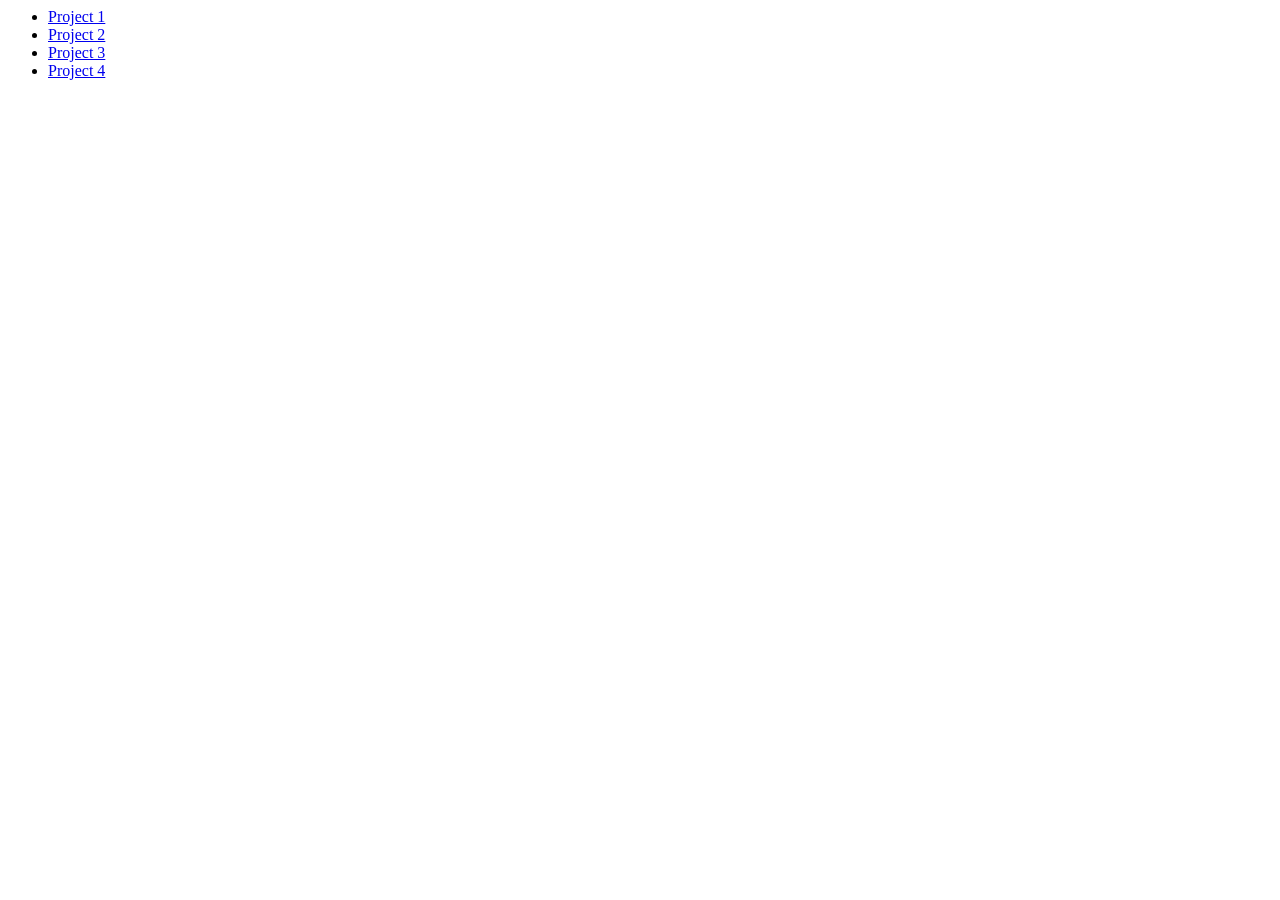
<file: amlds2023/example_projects.html>
<html>
  <body>
    <ul>
      <li><a href="example_projects/proj1.pdf">Project 1</a></li>
      <li><a href="example_projects/proj2.pdf">Project 2</a></li>
      <li><a href="example_projects/proj3.pdf">Project 3</a></li>
      <li><a href="example_projects/proj4.pdf">Project 4</a></li>
    </ul>
  <body>
</html>
</file>
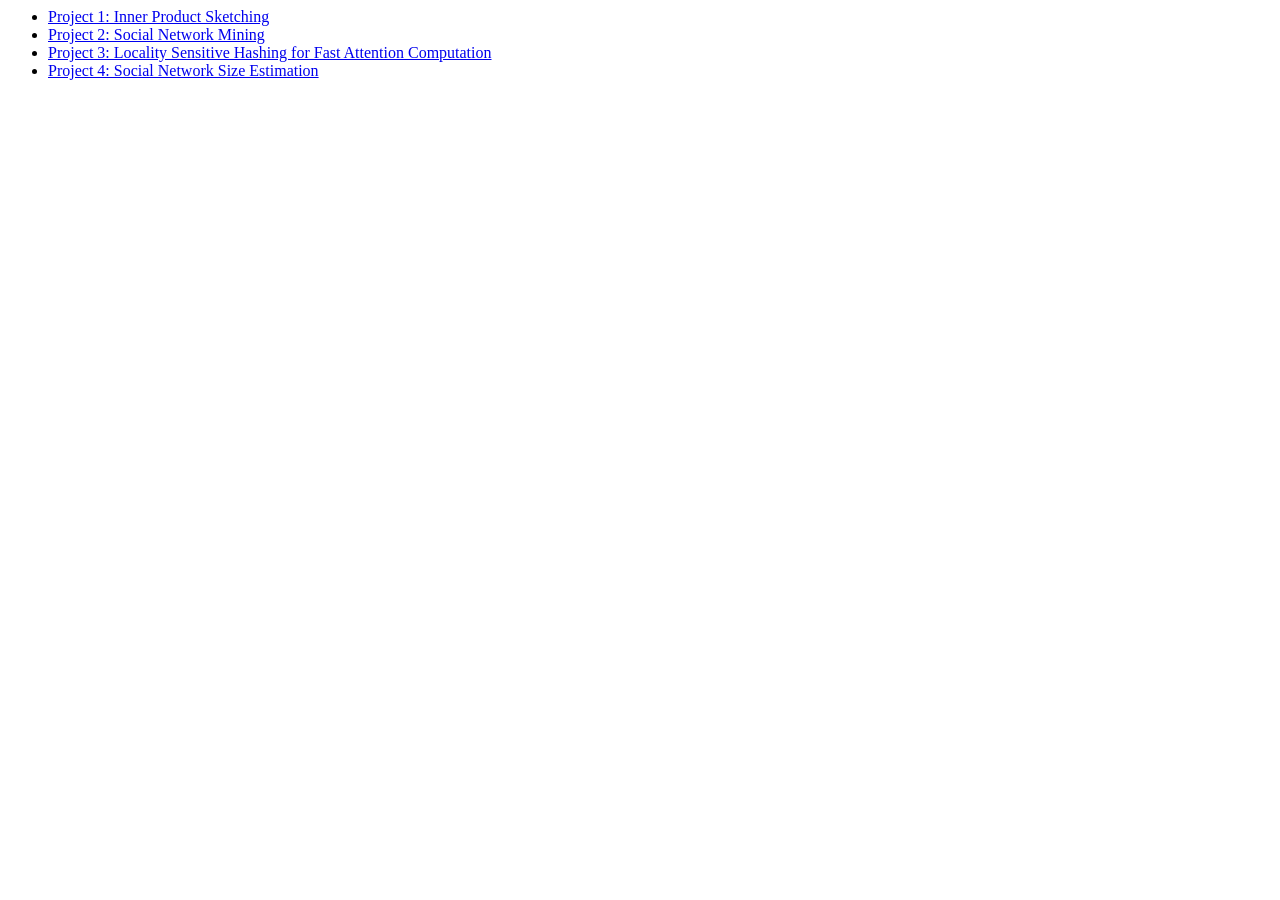
<file: amlds2025/example_projects.html>
<html>
  <body>
    <ul>
      <li><a href="example_projects/inner_product_estimation.pdf">Project 1: Inner Product Sketching</a></li>
      <li><a href="example_projects/social_network_mining.pdf">Project 2: Social Network Mining</a></li>
      <li><a href="example_projects/lsh_for_attention.pdf">Project 3: Locality Sensitive Hashing for Fast Attention Computation</a></li>
      <li><a href="example_projects/social_network_mining_2.pdf">Project 4: Social Network Size Estimation</a></li>
    </ul>
  <body>
</html>
</file>
<file: amlds2023/style.css>
:root {
    --jumbotron-padding-y: 2rem;
  }
  
  .jumbotron {
    padding-top: calc(var(--jumbotron-padding-y));
    padding-bottom: var(--jumbotron-padding-y);
    margin-bottom: 0;
    background-color: #fff;
  }
  @media (min-width: 768px) {
    .jumbotron {
      padding-top: calc(var(--jumbotron-padding-y) * 3);
      padding-bottom: calc(var(--jumbotron-padding-y) * 1);
    }
  }
  
  .jumbotron p:last-child {
    margin-bottom: 0;
  }
  
  .jumbotron-heading {
    font-weight: 300;
  }
  
  .jumbotron .container {
    max-width: 48rem;
  }

  .maintopic {
      text-align: center;
      padding-bottom: .5rem;
  }

  .courseinfo{
    text-align: justify;
    -webkit-hyphens: auto;
      -moz-hyphens: auto;
  }
  
  a {
    color: #57068c;
  }

  .evenrow {
    background-color: rgba(0,0,0,.05);
  }

  .oddrow {
  }

  .offday {
    opacity: 0.3;
  }

  .tablesection {
    background-color: #efd594;
    text-align: center;
    font-weight: bold;
    margin: 0rem;
  }

  .table td {
    padding-left: 0rem;
    padding-right: 0rem;
  }

  .table th {
    text-align: center;
  }

  table tr th {
    width: 10%;
  }

  table td:nth-child(2) {
    width: 25%;
  }

  table td:nth-child(3) {
    width: 35%;
  }

  table td:nth-child(4) {
    width: 30%;
  }

h5 {
    font-size: 1.1rem;
}
</file>
<file: amlds2025/style.css>
:root {
    --jumbotron-padding-y: 2rem;
  }
  
  .jumbotron {
    padding-top: calc(var(--jumbotron-padding-y));
    padding-bottom: var(--jumbotron-padding-y);
    margin-bottom: 0;
    background-color: #fff;
  }
  @media (min-width: 768px) {
    .jumbotron {
      padding-top: calc(var(--jumbotron-padding-y) * 3);
      padding-bottom: calc(var(--jumbotron-padding-y) * 1);
    }
  }
  
  .jumbotron p:last-child {
    margin-bottom: 0;
  }
  
  .jumbotron-heading {
    font-weight: 300;
  }
  
  .jumbotron .container {
    max-width: 48rem;
  }

  .maintopic {
      text-align: center;
      padding-bottom: .5rem;
  }

  .courseinfo{
    text-align: justify;
    -webkit-hyphens: auto;
      -moz-hyphens: auto;
  }
  
  a {
    color: #57068c;
  }

  .evenrow {
    background-color: rgba(0,0,0,.05);
  }

  .oddrow {
  }

  .offday {
    opacity: 0.3;
  }

  .tablesection {
    background-color: #efd594;
    text-align: center;
    font-weight: bold;
    margin: 0rem;
  }

  .table td {
    padding-left: 0rem;
    padding-right: 0rem;
  }

  .table th {
    text-align: center;
  }

  table tr th {
    width: 10%;
  }

  table td:nth-child(2) {
    width: 25%;
  }

  table td:nth-child(3) {
    width: 35%;
  }

  table td:nth-child(4) {
    width: 30%;
  }

h5 {
    font-size: 1.1rem;
}
</file>
<file: machinelearning2024_grad/style.css>
:root {
    --jumbotron-padding-y: 2rem;
  }
  
  .jumbotron {
    padding-top: calc(var(--jumbotron-padding-y));
    padding-bottom: var(--jumbotron-padding-y);
    margin-bottom: 0;
    background-color: #fff;
  }
  @media (min-width: 768px) {
    .jumbotron {
      padding-top: calc(var(--jumbotron-padding-y) * 3);
      padding-bottom: calc(var(--jumbotron-padding-y) * 1);
    }
  }
  
  .jumbotron p:last-child {
    margin-bottom: 0;
  }
  
  .jumbotron-heading {
    font-weight: 300;
  }
  
  .jumbotron .container {
    max-width: 48rem;
  }

  .jumbotron .courseteam {
    max-width: 68rem;
  }

  .maintopic {
      text-align: center;
      padding-bottom: .5rem;
  }

  .courseinfo{
    text-align: justify;
    -webkit-hyphens: auto;
      -moz-hyphens: auto;
  }
  
  a {
    color: #57068c;
  }

  .evenrow {
    background-color: rgba(0,0,0,.05);
  }

  .oddrow {
  }

  .offday {
    opacity: 0.3;
  }

  .tablesection {
    background-color: #efd594;
    text-align: center;
    font-weight: bold;
    margin: 0rem;
  }

  .table td {
    padding-left: 0rem;
    padding-right: 0rem;
  }

  .table th {
    text-align: center;
  }

  table tr th {
    width: 10%;
  }

  table td:nth-child(2) {
    width: 25%;
  }

  table td:nth-child(3) {
    width: 35%;
  }

  table td:nth-child(4) {
    width: 30%;
  }

h5 {
    font-size: 1.1rem;
}
</file>
<file: rdad2025/style.css>
:root {
    --jumbotron-padding-y: 2rem;
  }
  
  .jumbotron {
    padding-top: calc(var(--jumbotron-padding-y));
    padding-bottom: var(--jumbotron-padding-y);
    margin-bottom: 0;
    background-color: #fff;
  }
  @media (min-width: 768px) {
    .jumbotron {
      padding-top: calc(var(--jumbotron-padding-y) * 3);
      padding-bottom: calc(var(--jumbotron-padding-y) * 1);
    }
  }
  
  .jumbotron p:last-child {
    margin-bottom: 0;
  }
  
  .jumbotron-heading {
    font-weight: 300;
  }
  
  .jumbotron .container {
    max-width: 48rem;
  }

  .jumbotron .courseteam {
    max-width: 68rem;
  }

  .maintopic {
      text-align: center;
      padding-bottom: .5rem;
  }
  
  .courseinfo{
    text-align: justify;
    -webkit-hyphens: auto;
      -moz-hyphens: auto;
  }
  
  a {
    color: #57068c;
  }

  .evenrow {
    background-color: rgba(0,0,0,.05);
  }

  .oddrow {
  }

  .offday {
    opacity: 0.3;
  }

  .tablesection {
    background-color: #efd594;
    text-align: center;
    font-weight: bold;
    margin: 0rem;
  }

  .table td {
    padding-left: 0rem;
    padding-right: 0rem;
  }

  .table th {
    text-align: left;
  }

  table tr th {
    width: 10%;
  }

  table td:nth-child(2) {
    width: 25%;
  }

  table td:nth-child(3) {
    width: 35%;
  }

  table td:nth-child(4) {
    width: 30%;
  }

h5 {
    font-size: 1.1rem;
}
</file>
